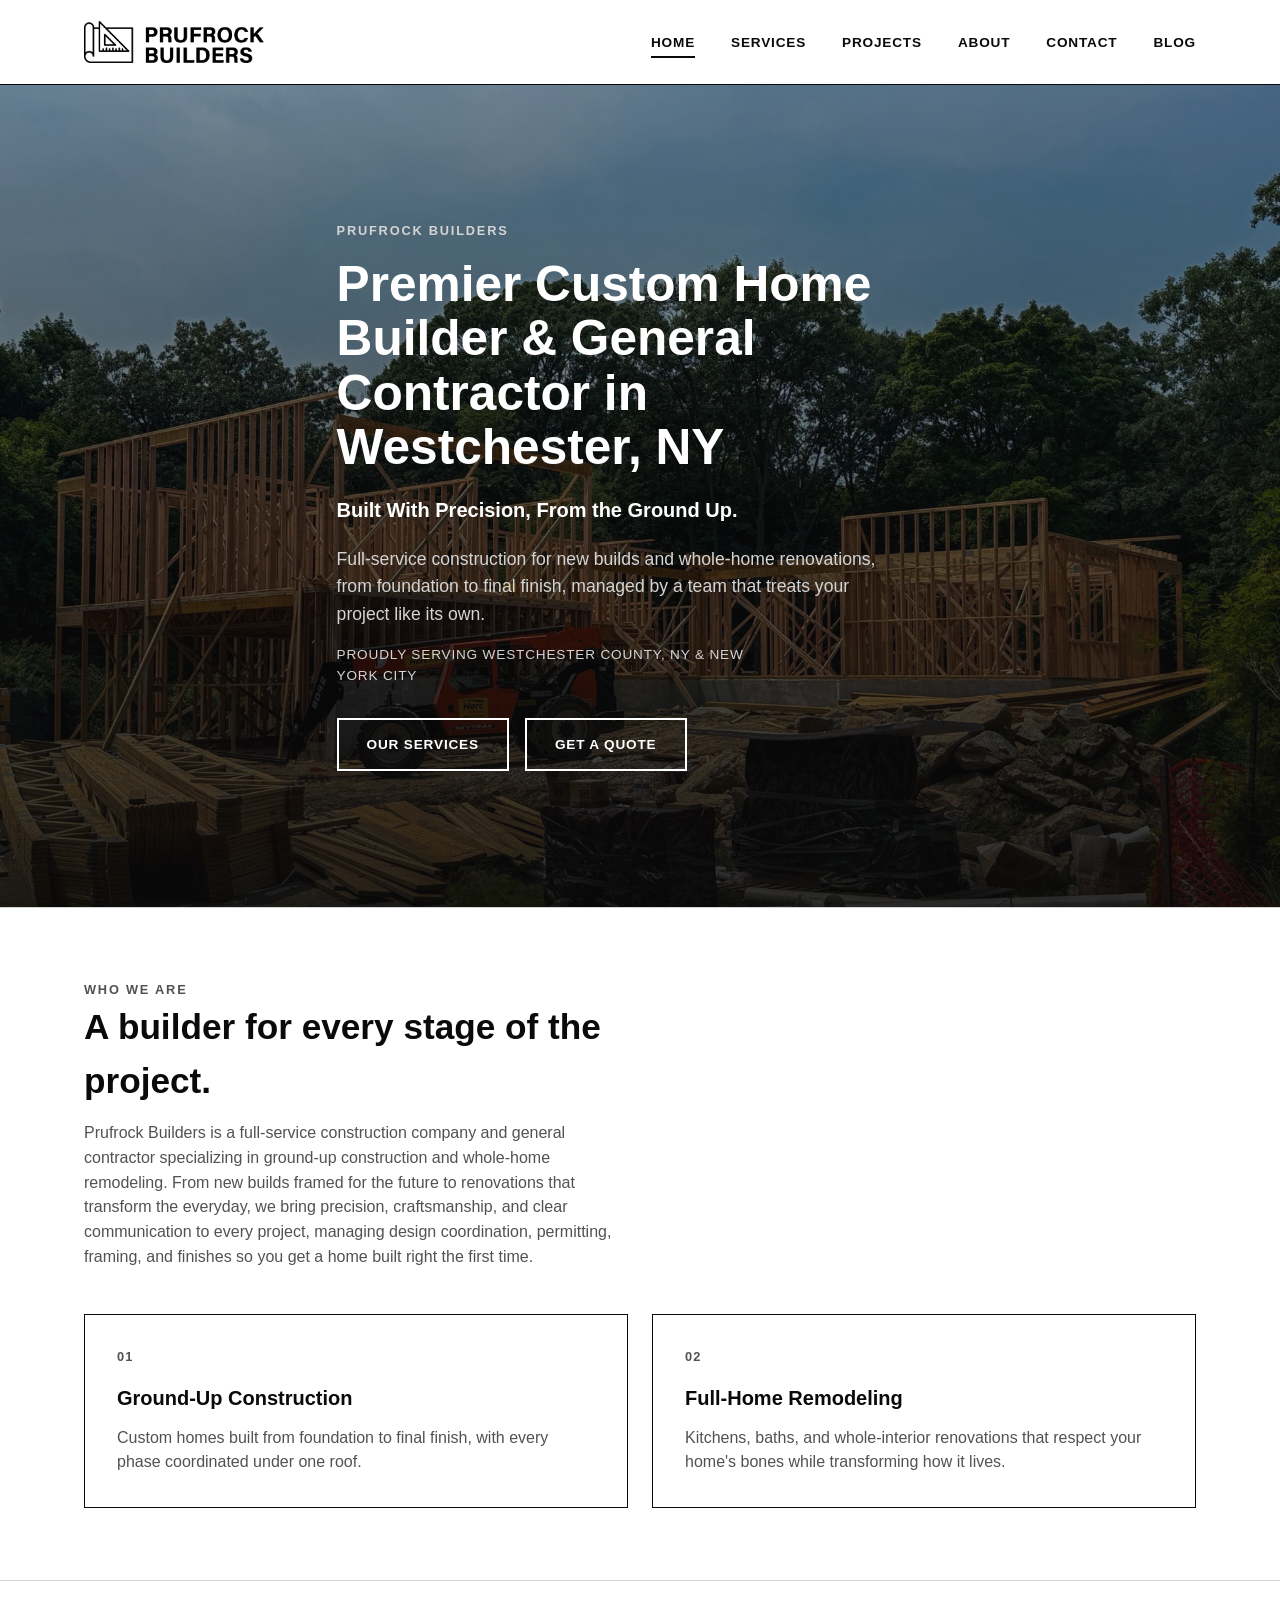
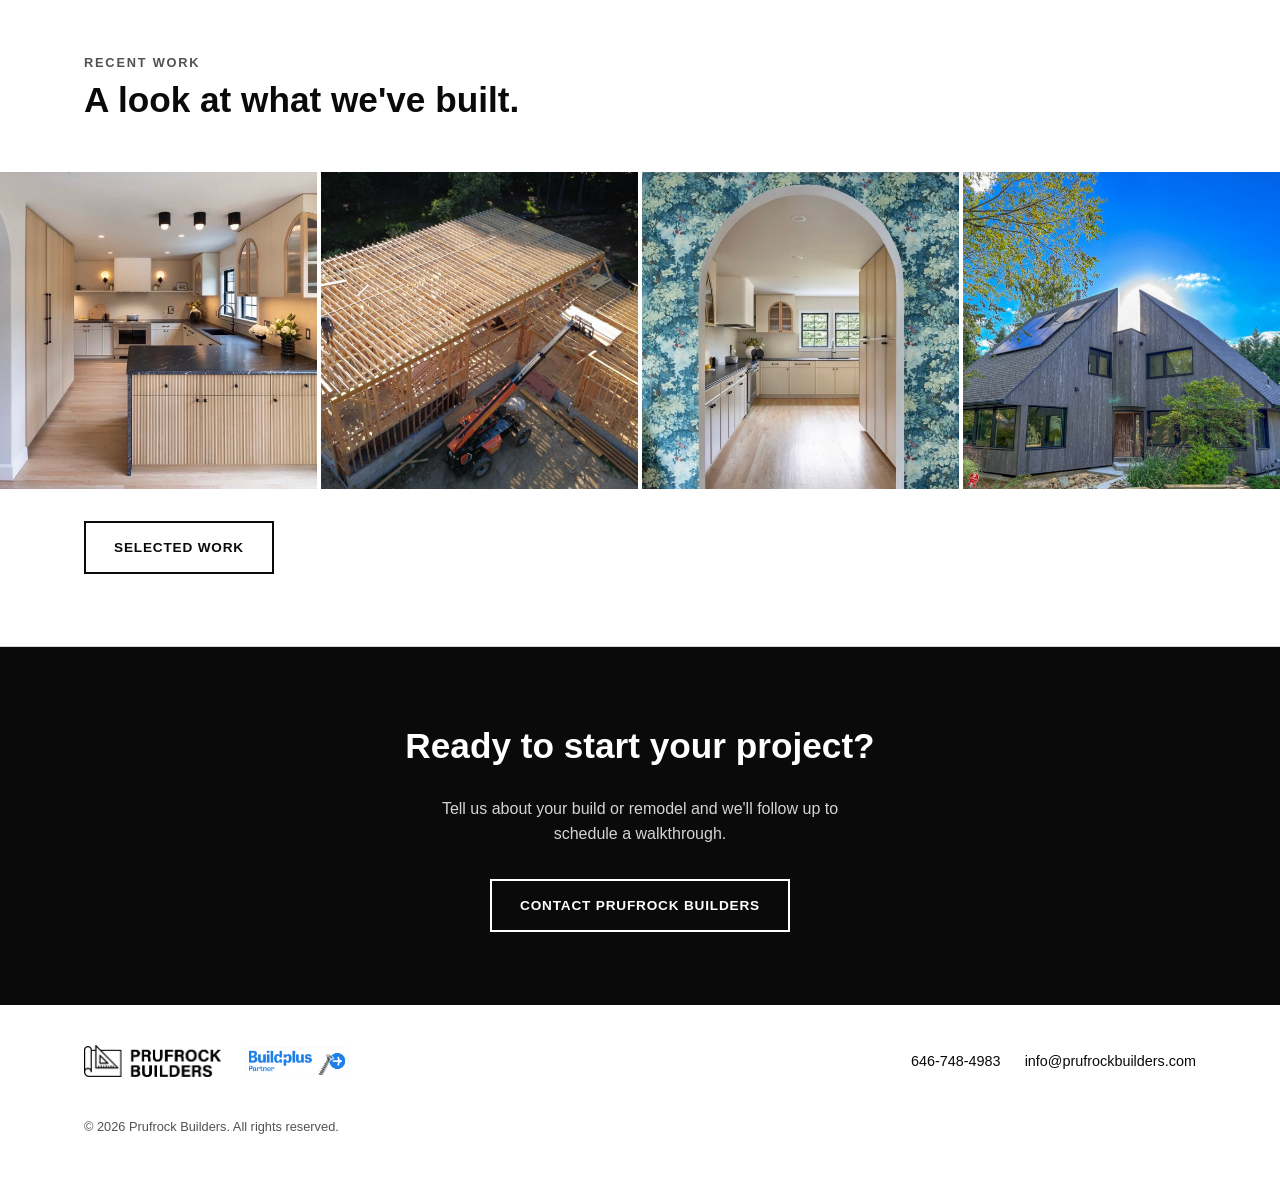
<file: index.html>
<!DOCTYPE html>
<html lang="en">
<head>
<meta charset="UTF-8" />
<meta name="viewport" content="width=device-width, initial-scale=1.0" />
<title>Prufrock Builders | Custom Home Builder &amp; Remodeler in Westchester, NY</title>
<meta name="description" content="Prufrock Builders is a full-service construction company serving Westchester County, NY and New York City, specializing in ground-up construction and whole-home remodeling." />
<link rel="canonical" href="https://prufrockbuilders.com/" />
<meta property="og:type" content="website" />
<meta property="og:site_name" content="Prufrock Builders" />
<meta property="og:title" content="Prufrock Builders | Custom Home Builder &amp; Remodeler in Westchester, NY" />
<meta property="og:description" content="Full-service construction serving Westchester County, NY and New York City: ground-up builds and whole-home remodeling." />
<meta property="og:url" content="https://prufrockbuilders.com/" />
<meta property="og:image" content="https://prufrockbuilders.com/images/og-share-image.jpg" />
<meta property="og:image:width" content="1200" />
<meta property="og:image:height" content="630" />
<meta name="twitter:card" content="summary_large_image" />
<meta name="twitter:title" content="Prufrock Builders | Custom Home Builder &amp; Remodeler in Westchester, NY" />
<meta name="twitter:description" content="Full-service construction serving Westchester County, NY and New York City: ground-up builds and whole-home remodeling." />
<meta name="twitter:image" content="https://prufrockbuilders.com/images/og-share-image.jpg" />
<meta name="theme-color" content="#0a0a0a" />
<link rel="icon" type="image/png" href="images/favicon-32.png" />
<link rel="apple-touch-icon" href="images/apple-touch-icon.png" />
<link rel="stylesheet" href="css/styles.css" />
<script type="application/ld+json">
{
  "@context": "https://schema.org",
  "@type": "GeneralContractor",
  "name": "Prufrock Builders",
  "url": "https://prufrockbuilders.com/",
  "logo": "https://prufrockbuilders.com/images/logo.png",
  "image": "https://prufrockbuilders.com/images/og-share-image.jpg",
  "description": "Full-service construction company specializing in ground-up construction and whole-home remodeling.",
  "telephone": "+1-646-748-4983",
  "email": "info@prufrockbuilders.com",
  "areaServed": [
    { "@type": "AdministrativeArea", "name": "Westchester County, NY" },
    { "@type": "City", "name": "New York City, NY" }
  ],
  "priceRange": "$$$",
  "sameAs": [
    "https://share.google/Et9ab2BypZ0layg5s",
    "https://share.google/Ufjrz8kw15ekmG0tK",
    "https://www.instagram.com/prufrockbuilders/"
  ]
}
</script>
</head>
<body>

<header class="site-header">
  <div class="wrap">
    <a class="brand" href="index.html">
      <img src="images/logo.png" alt="Prufrock Builders logo" />
    </a>
    <button class="nav-toggle" aria-label="Toggle navigation" aria-expanded="false">
      <span></span><span></span><span></span>
    </button>
    <nav class="main-nav">
      <ul>
        <li><a href="index.html" aria-current="page">Home</a></li>
        <li><a href="services.html">Services</a></li>
        <li><a href="projects.html">Projects</a></li>
        <li><a href="about.html">About</a></li>
        <li><a href="contact.html">Contact</a></li>
        <li><a href="blog.html">Blog</a></li>
      </ul>
    </nav>
  </div>
</header>

<section class="hero">
  <div class="wrap">
    <p class="eyebrow">Prufrock Builders</p>
    <h1>Premier Custom Home Builder &amp; General Contractor in Westchester, NY</h1>
    <p style="font-size: 1.25rem; font-weight: 700; color: #ffffff; margin: 0 0 20px;">Built With Precision, From the Ground Up.</p>
    <p>Full-service construction for new builds and whole-home renovations, from foundation to final finish, managed by a team that treats your project like its own.</p>
    <p style="font-size: 0.85rem; text-transform: uppercase; letter-spacing: 0.06em; color: var(--gray-300); margin: -16px 0 32px;">Proudly Serving Westchester County, NY &amp; New York City</p>
    <div class="btn-row">
      <a class="btn btn-secondary" href="services.html">Our Services</a>
      <a class="btn btn-secondary" href="contact.html">Get a Quote</a>
    </div>
  </div>
</section>

<section>
  <div class="wrap">
    <div class="section-head">
      <p class="eyebrow">Who We Are</p>
      <h2>A builder for every stage of the project.</h2>
      <p>Prufrock Builders is a full-service construction company and general contractor specializing in ground-up construction and whole-home remodeling. From new builds framed for the future to renovations that transform the everyday, we bring precision, craftsmanship, and clear communication to every project, managing design coordination, permitting, framing, and finishes so you get a home built right the first time.</p>
    </div>
    <div class="grid grid-2">
      <div class="card">
        <span class="num">01</span>
        <h3>Ground-Up Construction</h3>
        <p>Custom homes built from foundation to final finish, with every phase coordinated under one roof.</p>
      </div>
      <div class="card">
        <span class="num">02</span>
        <h3>Full-Home Remodeling</h3>
        <p>Kitchens, baths, and whole-interior renovations that respect your home's bones while transforming how it lives.</p>
      </div>
    </div>
  </div>
</section>

<section>
  <div class="wrap">
    <div class="section-head">
      <p class="eyebrow">Recent Work</p>
      <h2>A look at what we've built.</h2>
    </div>
  </div>
  <div class="strip">
    <div class="gallery-item">
      <img src="images/kitchen-island.jpg" alt="Remodeled kitchen with reeded wood island and black soapstone counters" loading="lazy" />
    </div>
    <div class="gallery-item">
      <img src="images/framing-truss-system.jpg" alt="Aerial view of roof framing and truss system under construction" loading="lazy" />
    </div>
    <div class="gallery-item">
      <img src="images/kitchen-archway.jpg" alt="Arched wallpapered entry into remodeled kitchen" loading="lazy" />
    </div>
    <div class="gallery-item">
      <img src="images/exterior-finished-weathered.jpg" alt="Finished custom home with weathered Accoya wood cladding and solar roof" loading="lazy" />
    </div>
  </div>
  <div class="wrap" style="margin-top: 32px;">
    <a class="btn btn-secondary" href="projects.html">Selected Work</a>
  </div>
</section>

<section class="cta-band">
  <div class="wrap">
    <h2>Ready to start your project?</h2>
    <p style="color: var(--gray-300); max-width: 50ch; margin: 0 auto 32px;">Tell us about your build or remodel and we'll follow up to schedule a walkthrough.</p>
    <a class="btn btn-secondary" href="contact.html">Contact Prufrock Builders</a>
  </div>
</section>

<footer class="site-footer">
  <div class="wrap">
    <a class="brand" href="index.html">
      <img src="images/logo.png" alt="Prufrock Builders logo" />
    </a>
    <a class="partner-badge" href="https://buildplus.app/" target="_blank" rel="noopener noreferrer">
      <img src="images/buildplus-partner-badge.png" alt="Buildplus Partner" />
    </a>
    <ul class="footer-links">
      <li><a href="tel:6467484983">646-748-4983</a></li>
      <li><a href="mailto:info@prufrockbuilders.com">info@prufrockbuilders.com</a></li>
    </ul>
    <p class="copyright">&copy; 2026 Prufrock Builders. All rights reserved.</p>
  </div>
</footer>

<script src="js/main.js"></script>
</body>
</html>
</file>
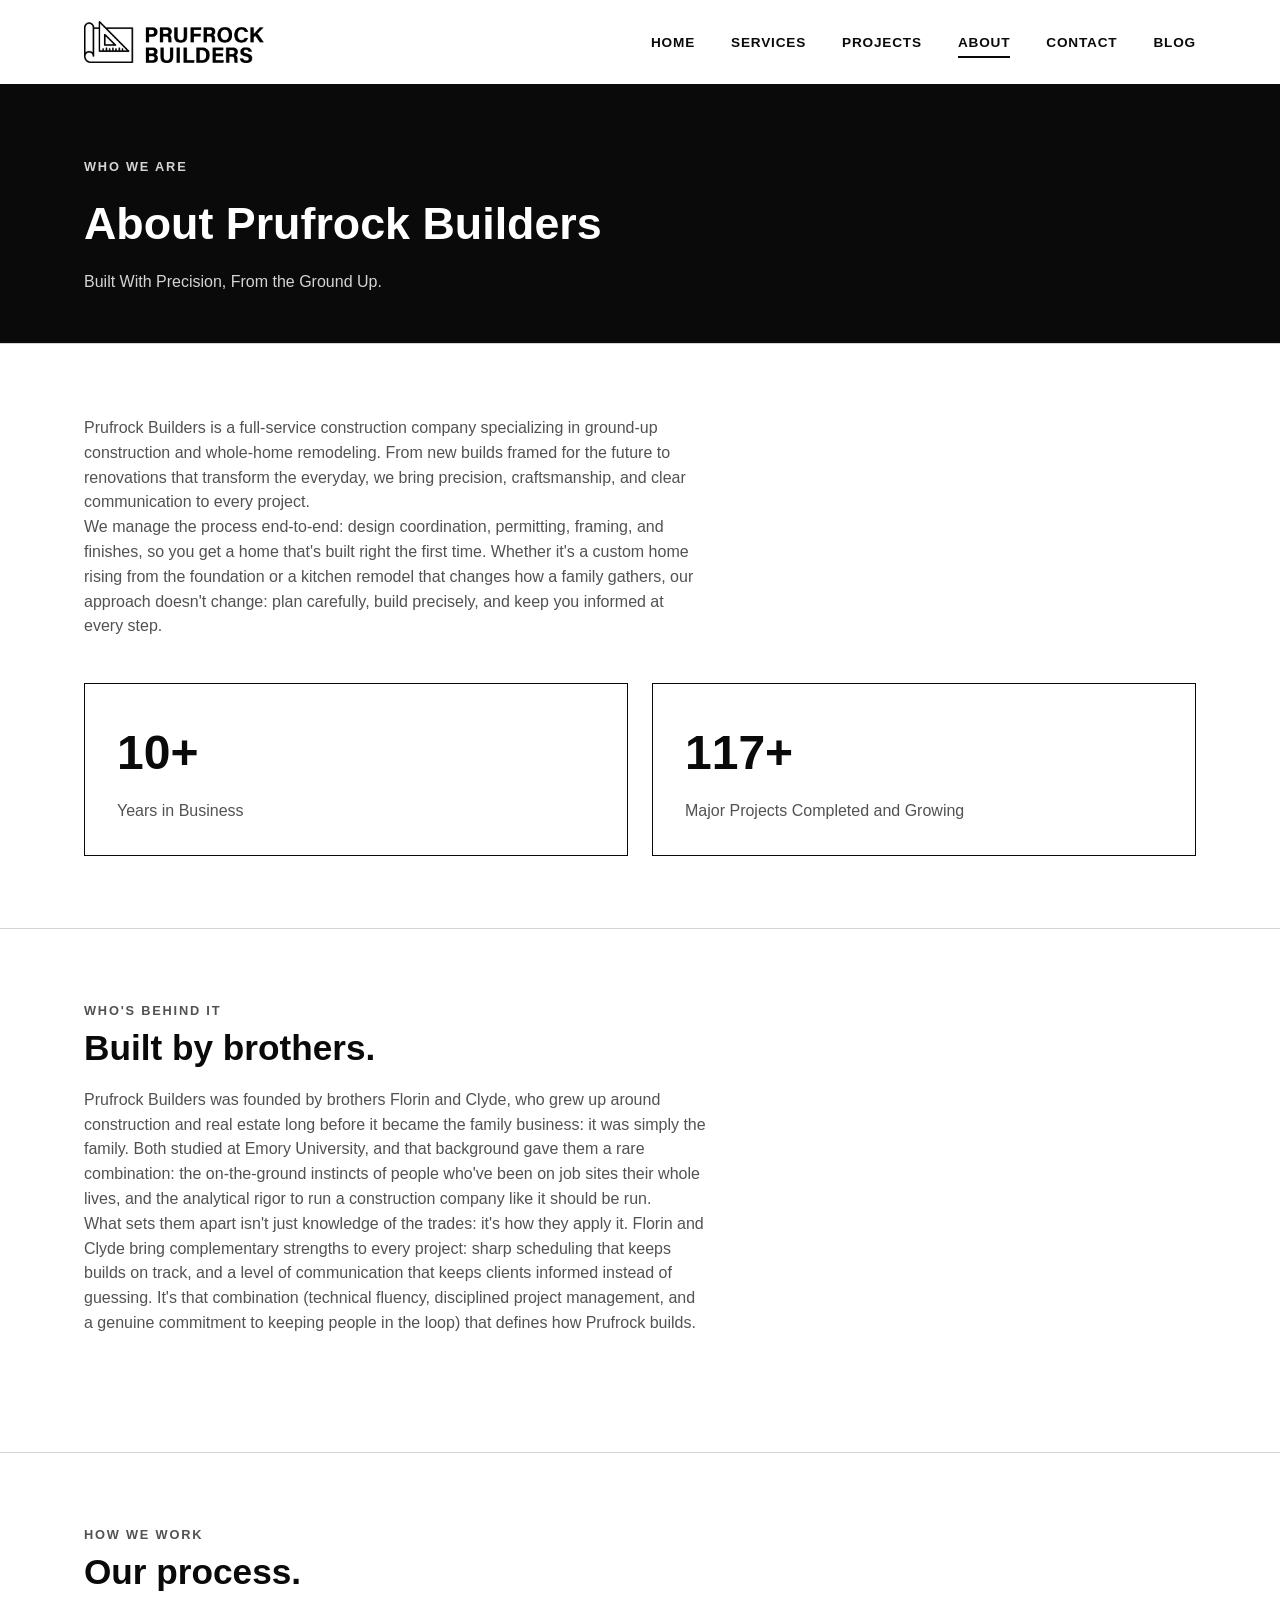
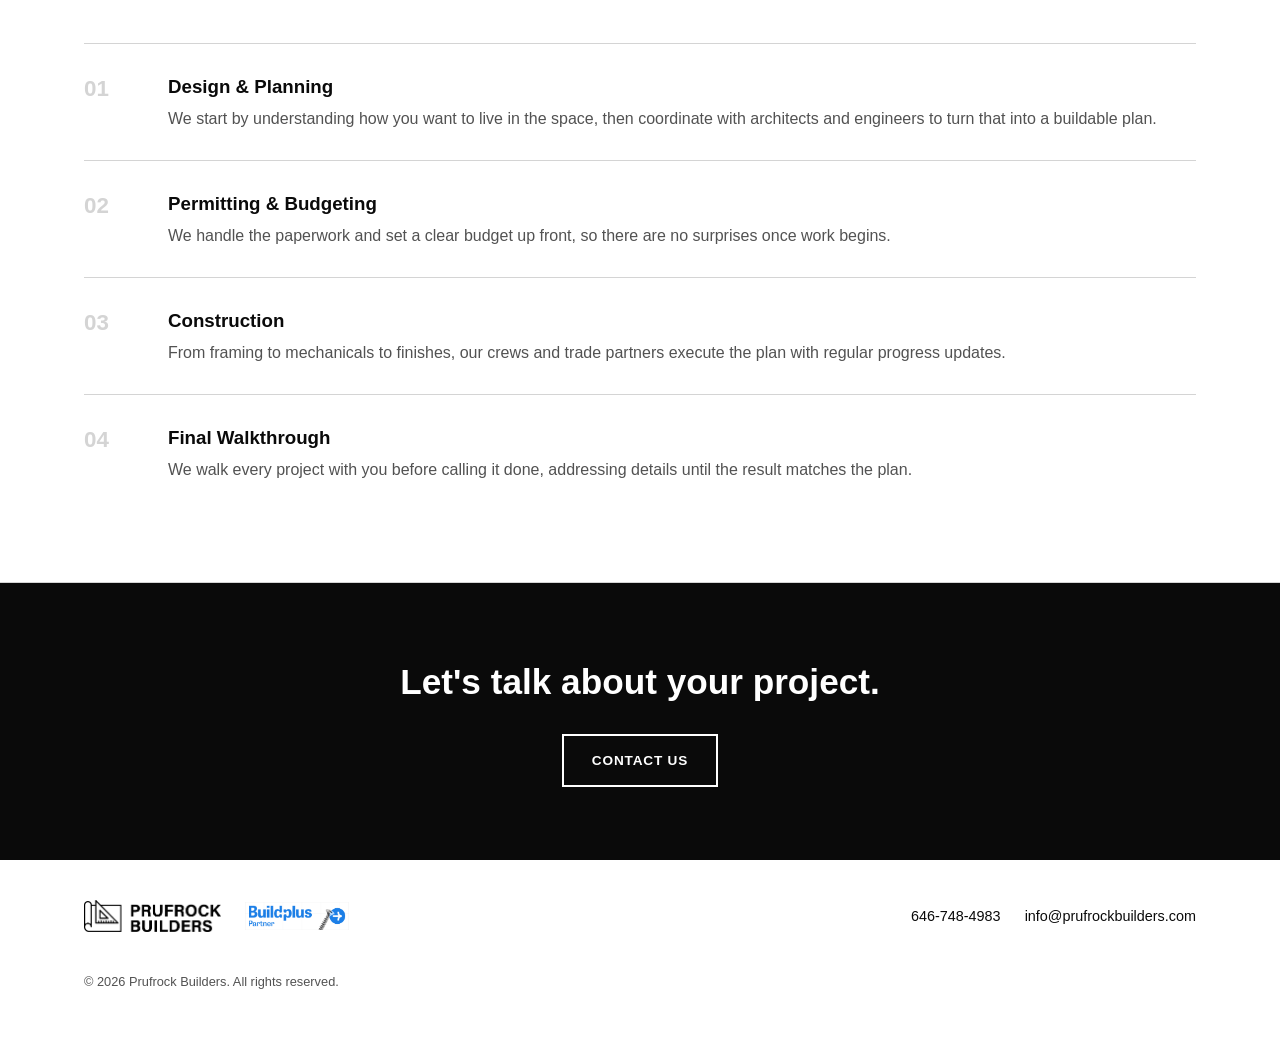
<file: about.html>
<!DOCTYPE html>
<html lang="en">
<head>
<meta charset="UTF-8" />
<meta name="viewport" content="width=device-width, initial-scale=1.0" />
<title>About Us | Prufrock Builders | Westchester County, NY</title>
<meta name="description" content="Meet the team behind Prufrock Builders, a Westchester, NY based construction company with 10+ years in business and 117+ completed projects." />
<link rel="canonical" href="https://prufrockbuilders.com/about.html" />
<meta property="og:type" content="website" />
<meta property="og:site_name" content="Prufrock Builders" />
<meta property="og:title" content="About Us | Prufrock Builders | Westchester County, NY" />
<meta property="og:description" content="Meet the team behind Prufrock Builders, a Westchester, NY based construction company with 10+ years in business and 117+ completed projects." />
<meta property="og:url" content="https://prufrockbuilders.com/about.html" />
<meta property="og:image" content="https://prufrockbuilders.com/images/logo.png" />
<meta name="twitter:card" content="summary_large_image" />
<meta name="twitter:title" content="About Us | Prufrock Builders | Westchester County, NY" />
<meta name="twitter:description" content="Meet the team behind Prufrock Builders, a Westchester, NY based construction company with 10+ years in business and 117+ completed projects." />
<meta name="twitter:image" content="https://prufrockbuilders.com/images/logo.png" />
<meta name="theme-color" content="#0a0a0a" />
<link rel="icon" type="image/png" href="images/favicon-32.png" />
<link rel="apple-touch-icon" href="images/apple-touch-icon.png" />
<link rel="stylesheet" href="css/styles.css" />
</head>
<body>

<header class="site-header">
  <div class="wrap">
    <a class="brand" href="index.html">
      <img src="images/logo.png" alt="Prufrock Builders logo" />
    </a>
    <button class="nav-toggle" aria-label="Toggle navigation" aria-expanded="false">
      <span></span><span></span><span></span>
    </button>
    <nav class="main-nav">
      <ul>
        <li><a href="index.html">Home</a></li>
        <li><a href="services.html">Services</a></li>
        <li><a href="projects.html">Projects</a></li>
        <li><a href="about.html" aria-current="page">About</a></li>
        <li><a href="contact.html">Contact</a></li>
        <li><a href="blog.html">Blog</a></li>
      </ul>
    </nav>
  </div>
</header>

<section class="page-header">
  <div class="wrap">
    <p class="eyebrow">Who We Are</p>
    <h1>About Prufrock Builders</h1>
    <p>Built With Precision, From the Ground Up.</p>
  </div>
</section>

<section>
  <div class="wrap">
    <div class="section-head" style="max-width: 70ch;">
      <p>Prufrock Builders is a full-service construction company specializing in ground-up construction and whole-home remodeling. From new builds framed for the future to renovations that transform the everyday, we bring precision, craftsmanship, and clear communication to every project.</p>
      <p>We manage the process end-to-end: design coordination, permitting, framing, and finishes, so you get a home that's built right the first time. Whether it's a custom home rising from the foundation or a kitchen remodel that changes how a family gathers, our approach doesn't change: plan carefully, build precisely, and keep you informed at every step.</p>
    </div>
    <div class="grid grid-2">
      <div class="card">
        <h3 style="font-size: 3rem; margin: 0 0 8px;">10+</h3>
        <p>Years in Business</p>
      </div>
      <div class="card">
        <h3 style="font-size: 3rem; margin: 0 0 8px;">117+</h3>
        <p>Major Projects Completed and Growing</p>
      </div>
    </div>
  </div>
</section>

<section>
  <div class="wrap">
    <div class="section-head" style="max-width: 70ch;">
      <p class="eyebrow">Who's Behind It</p>
      <h2>Built by brothers.</h2>
      <p>Prufrock Builders was founded by brothers Florin and Clyde, who grew up around construction and real estate long before it became the family business: it was simply the family. Both studied at Emory University, and that background gave them a rare combination: the on-the-ground instincts of people who've been on job sites their whole lives, and the analytical rigor to run a construction company like it should be run.</p>
      <p>What sets them apart isn't just knowledge of the trades: it's how they apply it. Florin and Clyde bring complementary strengths to every project: sharp scheduling that keeps builds on track, and a level of communication that keeps clients informed instead of guessing. It's that combination (technical fluency, disciplined project management, and a genuine commitment to keeping people in the loop) that defines how Prufrock builds.</p>
    </div>
  </div>
</section>

<section>
  <div class="wrap">
    <div class="section-head">
      <p class="eyebrow">How We Work</p>
      <h2>Our process.</h2>
    </div>
    <ol class="process">
      <li>
        <div>
          <h3>Design &amp; Planning</h3>
          <p>We start by understanding how you want to live in the space, then coordinate with architects and engineers to turn that into a buildable plan.</p>
        </div>
      </li>
      <li>
        <div>
          <h3>Permitting &amp; Budgeting</h3>
          <p>We handle the paperwork and set a clear budget up front, so there are no surprises once work begins.</p>
        </div>
      </li>
      <li>
        <div>
          <h3>Construction</h3>
          <p>From framing to mechanicals to finishes, our crews and trade partners execute the plan with regular progress updates.</p>
        </div>
      </li>
      <li>
        <div>
          <h3>Final Walkthrough</h3>
          <p>We walk every project with you before calling it done, addressing details until the result matches the plan.</p>
        </div>
      </li>
    </ol>
  </div>
</section>

<section class="cta-band">
  <div class="wrap">
    <h2>Let's talk about your project.</h2>
    <a class="btn btn-secondary" href="contact.html">Contact Us</a>
  </div>
</section>

<footer class="site-footer">
  <div class="wrap">
    <a class="brand" href="index.html">
      <img src="images/logo.png" alt="Prufrock Builders logo" />
    </a>
    <a class="partner-badge" href="https://buildplus.app/" target="_blank" rel="noopener noreferrer">
      <img src="images/buildplus-partner-badge.png" alt="Buildplus Partner" />
    </a>
    <ul class="footer-links">
      <li><a href="tel:6467484983">646-748-4983</a></li>
      <li><a href="mailto:info@prufrockbuilders.com">info@prufrockbuilders.com</a></li>
    </ul>
    <p class="copyright">&copy; 2026 Prufrock Builders. All rights reserved.</p>
  </div>
</footer>

<script src="js/main.js"></script>
</body>
</html>
</file>
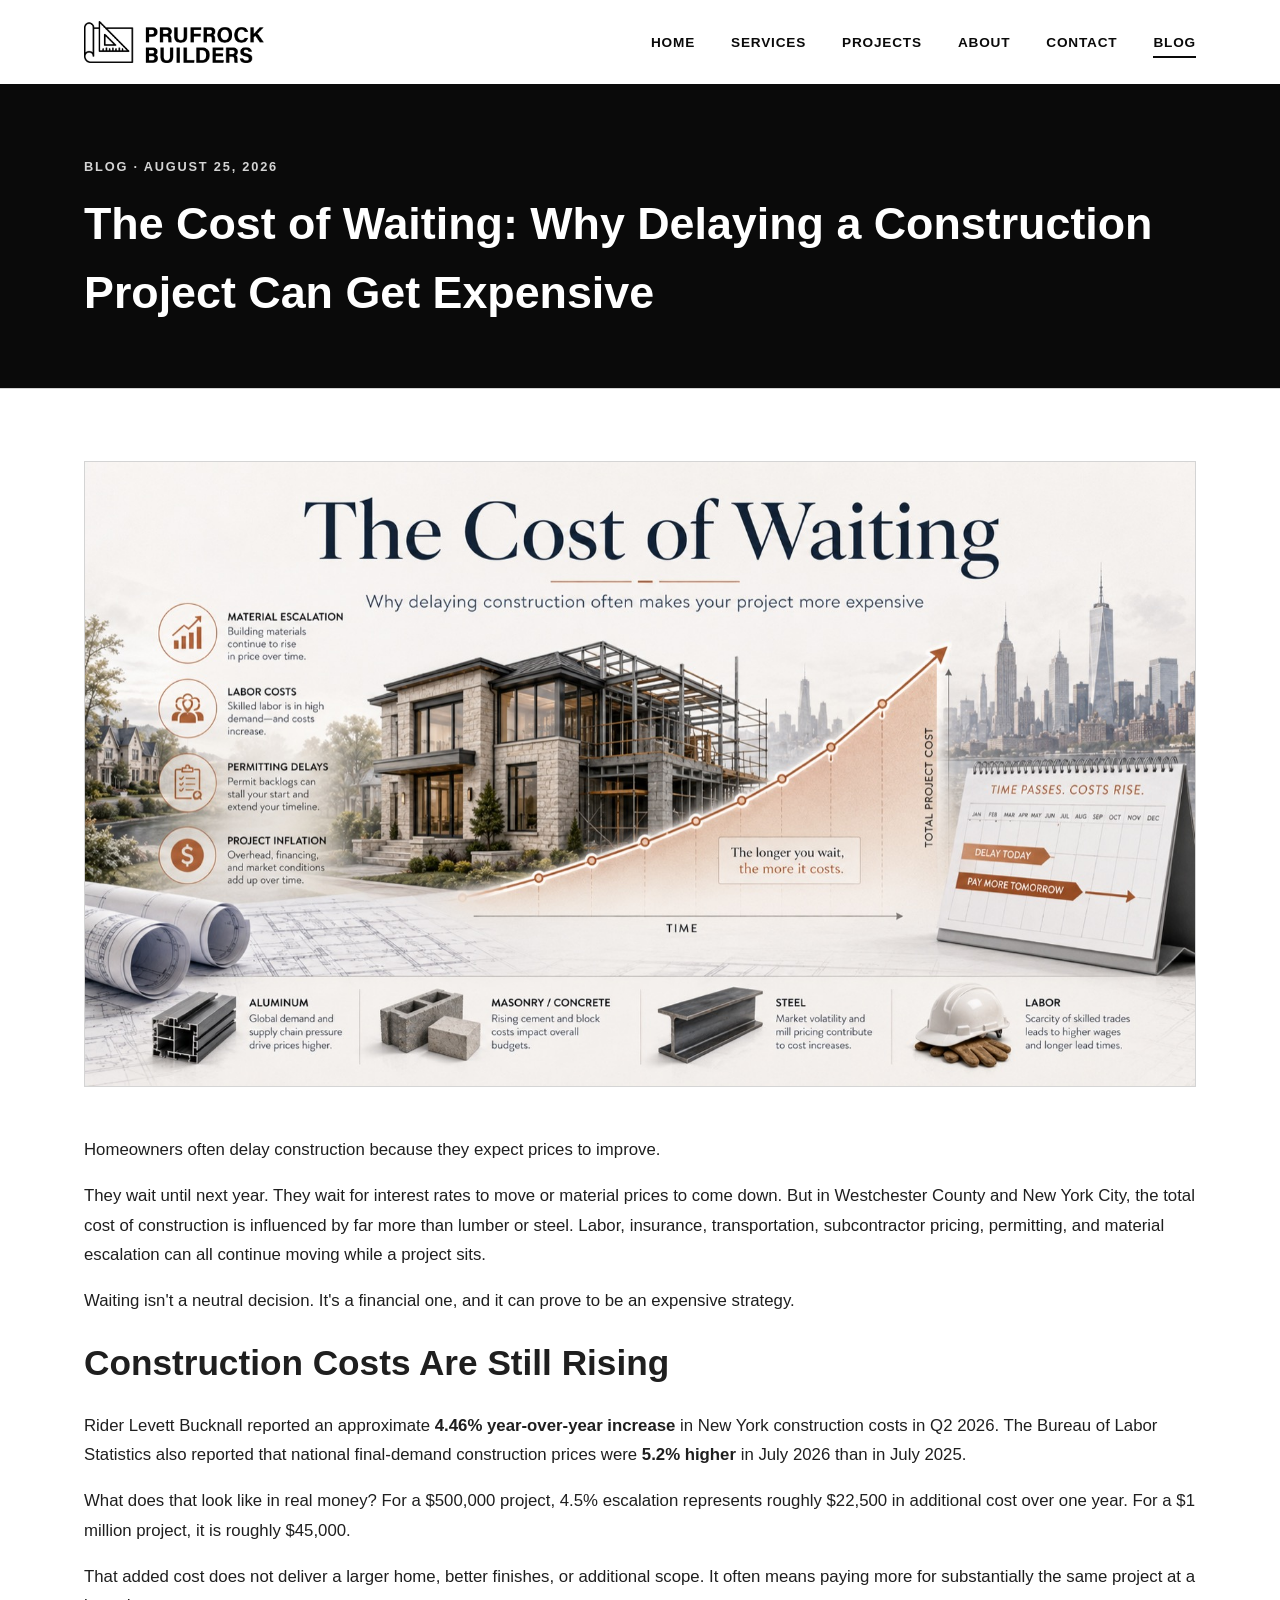
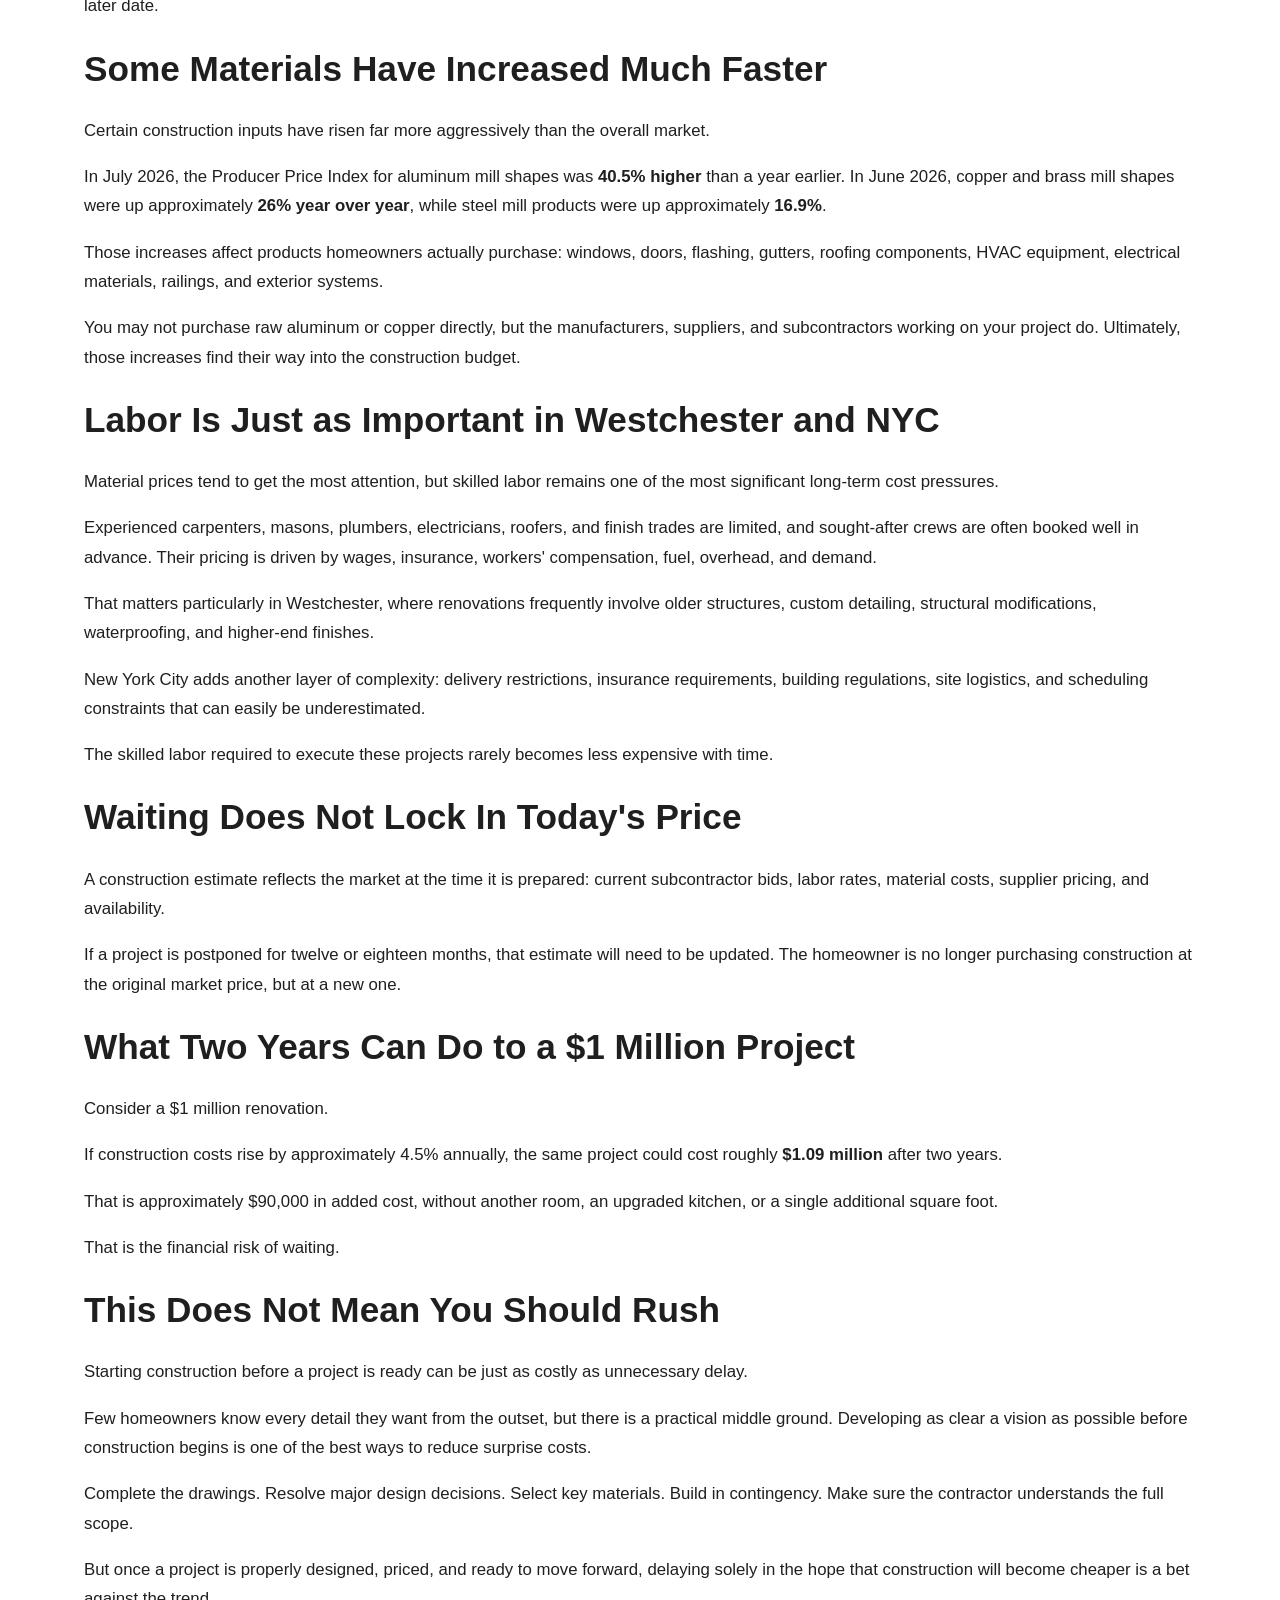
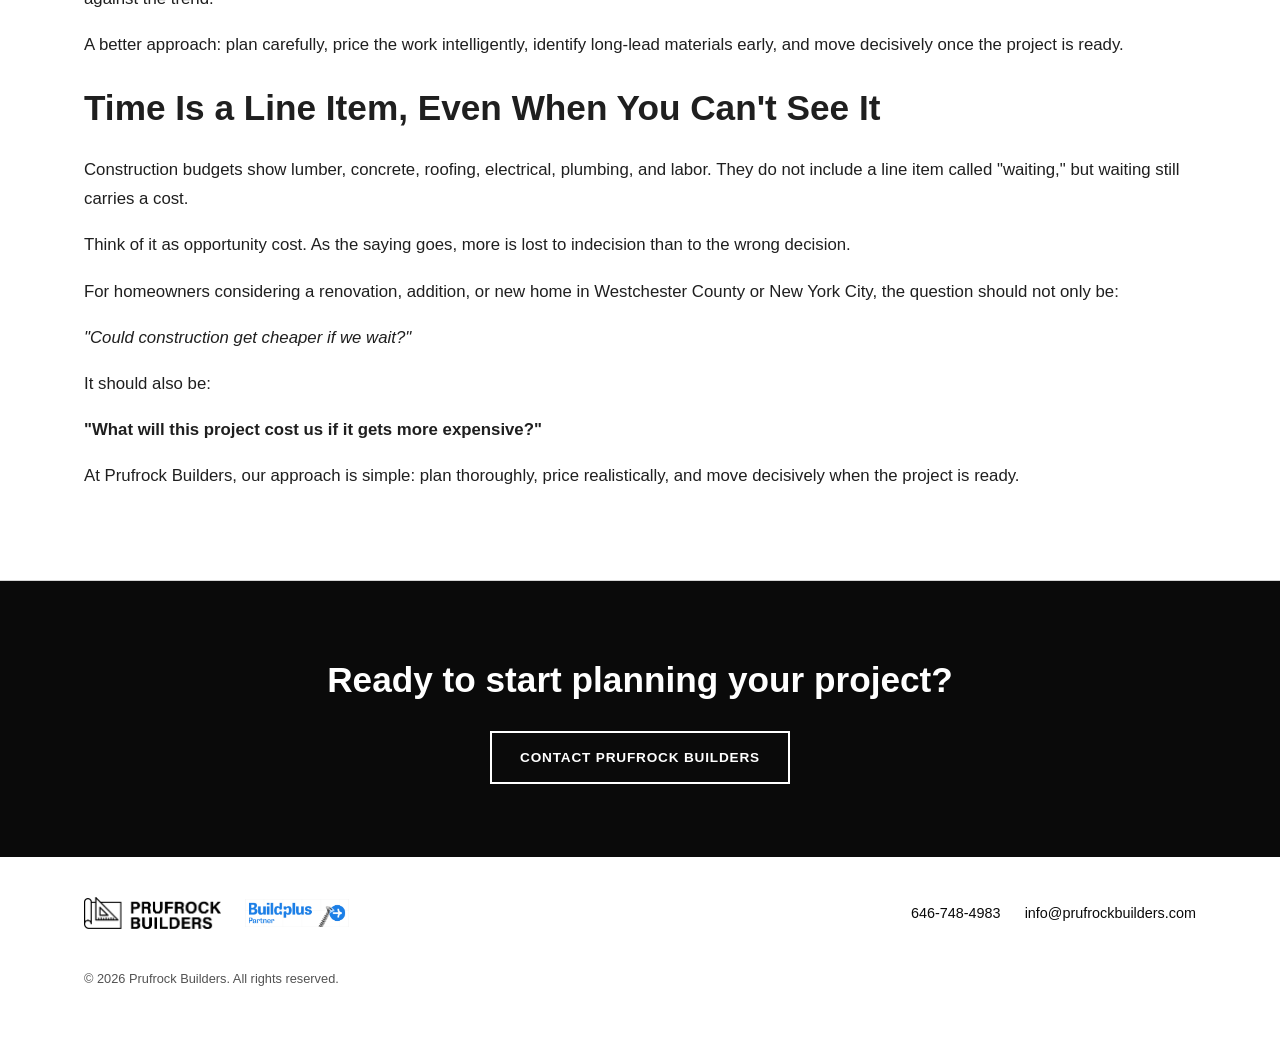
<file: blog-cost-of-waiting.html>
<!DOCTYPE html>
<html lang="en">
<head>
<meta charset="UTF-8" />
<meta name="viewport" content="width=device-width, initial-scale=1.0" />
<title>The Cost of Waiting: Why Delaying Construction Can Get Expensive | Prufrock Builders</title>
<meta name="description" content="Delaying a renovation or new construction project in Westchester County and New York City can cost far more than starting now. A look at construction inflation, material pricing, and labor trends." />
<link rel="canonical" href="https://prufrockbuilders.com/blog-cost-of-waiting.html" />
<meta property="og:type" content="article" />
<meta property="og:site_name" content="Prufrock Builders" />
<meta property="og:title" content="The Cost of Waiting: Why Delaying a Construction Project Can Get Expensive" />
<meta property="og:description" content="Delaying a renovation or new construction project in Westchester County and New York City can cost far more than starting now." />
<meta property="og:url" content="https://prufrockbuilders.com/blog-cost-of-waiting.html" />
<meta property="og:image" content="https://prufrockbuilders.com/images/blog-cost-of-waiting-hero.jpg" />
<meta name="twitter:card" content="summary_large_image" />
<meta name="twitter:title" content="The Cost of Waiting: Why Delaying a Construction Project Can Get Expensive" />
<meta name="twitter:description" content="Delaying a renovation or new construction project in Westchester County and New York City can cost far more than starting now." />
<meta name="twitter:image" content="https://prufrockbuilders.com/images/blog-cost-of-waiting-hero.jpg" />
<meta name="theme-color" content="#0a0a0a" />
<link rel="icon" type="image/png" href="images/favicon-32.png" />
<link rel="apple-touch-icon" href="images/apple-touch-icon.png" />
<link rel="stylesheet" href="css/styles.css" />
<script type="application/ld+json">
{
  "@context": "https://schema.org",
  "@type": "BlogPosting",
  "headline": "The Cost of Waiting: Why Delaying a Construction Project Can Get Expensive",
  "description": "Delaying a renovation or new construction project in Westchester County and New York City can cost far more than starting now.",
  "image": "https://prufrockbuilders.com/images/blog-cost-of-waiting-hero.jpg",
  "author": { "@type": "Organization", "name": "Prufrock Builders" },
  "publisher": {
    "@type": "Organization",
    "name": "Prufrock Builders",
    "logo": { "@type": "ImageObject", "url": "https://prufrockbuilders.com/images/logo.png" }
  },
  "datePublished": "2026-08-25",
  "mainEntityOfPage": "https://prufrockbuilders.com/blog-cost-of-waiting.html"
}
</script>
</head>
<body>

<header class="site-header">
  <div class="wrap">
    <a class="brand" href="index.html">
      <img src="images/logo.png" alt="Prufrock Builders logo" />
    </a>
    <button class="nav-toggle" aria-label="Toggle navigation" aria-expanded="false">
      <span></span><span></span><span></span>
    </button>
    <nav class="main-nav">
      <ul>
        <li><a href="index.html">Home</a></li>
        <li><a href="services.html">Services</a></li>
        <li><a href="projects.html">Projects</a></li>
        <li><a href="about.html">About</a></li>
        <li><a href="contact.html">Contact</a></li>
        <li><a href="blog.html" aria-current="page">Blog</a></li>
      </ul>
    </nav>
  </div>
</header>

<section class="page-header">
  <div class="wrap">
    <p class="eyebrow">Blog &middot; August 25, 2026</p>
    <h1>The Cost of Waiting: Why Delaying a Construction Project Can Get Expensive</h1>
  </div>
</section>

<section>
  <div class="wrap">
    <img src="images/blog-cost-of-waiting-hero.jpg" alt="Infographic: The Cost of Waiting, showing rising construction costs over time from material escalation, labor costs, and permitting delays" style="width: 100%; height: auto; margin-bottom: 48px; border: 1px solid var(--gray-300);" />

    <article style="max-width: 100%; color: var(--gray-800); line-height: 1.75; font-size: 1.05rem;">
      <p>Homeowners often delay construction because they expect prices to improve.</p>
      <p>They wait until next year. They wait for interest rates to move or material prices to come down. But in Westchester County and New York City, the total cost of construction is influenced by far more than lumber or steel. Labor, insurance, transportation, subcontractor pricing, permitting, and material escalation can all continue moving while a project sits.</p>
      <p>Waiting isn't a neutral decision. It's a financial one, and it can prove to be an expensive strategy.</p>

      <h2>Construction Costs Are Still Rising</h2>
      <p>Rider Levett Bucknall reported an approximate <strong>4.46% year-over-year increase</strong> in New York construction costs in Q2 2026. The Bureau of Labor Statistics also reported that national final-demand construction prices were <strong>5.2% higher</strong> in July 2026 than in July 2025.</p>
      <p>What does that look like in real money? For a $500,000 project, 4.5% escalation represents roughly $22,500 in additional cost over one year. For a $1 million project, it is roughly $45,000.</p>
      <p>That added cost does not deliver a larger home, better finishes, or additional scope. It often means paying more for substantially the same project at a later date.</p>

      <h2>Some Materials Have Increased Much Faster</h2>
      <p>Certain construction inputs have risen far more aggressively than the overall market.</p>
      <p>In July 2026, the Producer Price Index for aluminum mill shapes was <strong>40.5% higher</strong> than a year earlier. In June 2026, copper and brass mill shapes were up approximately <strong>26% year over year</strong>, while steel mill products were up approximately <strong>16.9%</strong>.</p>
      <p>Those increases affect products homeowners actually purchase: windows, doors, flashing, gutters, roofing components, HVAC equipment, electrical materials, railings, and exterior systems.</p>
      <p>You may not purchase raw aluminum or copper directly, but the manufacturers, suppliers, and subcontractors working on your project do. Ultimately, those increases find their way into the construction budget.</p>

      <h2>Labor Is Just as Important in Westchester and NYC</h2>
      <p>Material prices tend to get the most attention, but skilled labor remains one of the most significant long-term cost pressures.</p>
      <p>Experienced carpenters, masons, plumbers, electricians, roofers, and finish trades are limited, and sought-after crews are often booked well in advance. Their pricing is driven by wages, insurance, workers' compensation, fuel, overhead, and demand.</p>
      <p>That matters particularly in Westchester, where renovations frequently involve older structures, custom detailing, structural modifications, waterproofing, and higher-end finishes.</p>
      <p>New York City adds another layer of complexity: delivery restrictions, insurance requirements, building regulations, site logistics, and scheduling constraints that can easily be underestimated.</p>
      <p>The skilled labor required to execute these projects rarely becomes less expensive with time.</p>

      <h2>Waiting Does Not Lock In Today's Price</h2>
      <p>A construction estimate reflects the market at the time it is prepared: current subcontractor bids, labor rates, material costs, supplier pricing, and availability.</p>
      <p>If a project is postponed for twelve or eighteen months, that estimate will need to be updated. The homeowner is no longer purchasing construction at the original market price, but at a new one.</p>

      <h2>What Two Years Can Do to a $1 Million Project</h2>
      <p>Consider a $1 million renovation.</p>
      <p>If construction costs rise by approximately 4.5% annually, the same project could cost roughly <strong>$1.09 million</strong> after two years.</p>
      <p>That is approximately $90,000 in added cost, without another room, an upgraded kitchen, or a single additional square foot.</p>
      <p>That is the financial risk of waiting.</p>

      <h2>This Does Not Mean You Should Rush</h2>
      <p>Starting construction before a project is ready can be just as costly as unnecessary delay.</p>
      <p>Few homeowners know every detail they want from the outset, but there is a practical middle ground. Developing as clear a vision as possible before construction begins is one of the best ways to reduce surprise costs.</p>
      <p>Complete the drawings. Resolve major design decisions. Select key materials. Build in contingency. Make sure the contractor understands the full scope.</p>
      <p>But once a project is properly designed, priced, and ready to move forward, delaying solely in the hope that construction will become cheaper is a bet against the trend.</p>
      <p>A better approach: plan carefully, price the work intelligently, identify long-lead materials early, and move decisively once the project is ready.</p>

      <h2>Time Is a Line Item, Even When You Can't See It</h2>
      <p>Construction budgets show lumber, concrete, roofing, electrical, plumbing, and labor. They do not include a line item called "waiting," but waiting still carries a cost.</p>
      <p>Think of it as opportunity cost. As the saying goes, more is lost to indecision than to the wrong decision.</p>
      <p>For homeowners considering a renovation, addition, or new home in Westchester County or New York City, the question should not only be:</p>
      <p><em>"Could construction get cheaper if we wait?"</em></p>
      <p>It should also be:</p>
      <p><strong>"What will this project cost us if it gets more expensive?"</strong></p>
      <p>At Prufrock Builders, our approach is simple: plan thoroughly, price realistically, and move decisively when the project is ready.</p>
    </article>
  </div>
</section>

<section class="cta-band">
  <div class="wrap">
    <h2>Ready to start planning your project?</h2>
    <a class="btn btn-secondary" href="contact.html">Contact Prufrock Builders</a>
  </div>
</section>

<footer class="site-footer">
  <div class="wrap">
    <a class="brand" href="index.html">
      <img src="images/logo.png" alt="Prufrock Builders logo" />
    </a>
    <a class="partner-badge" href="https://buildplus.app/" target="_blank" rel="noopener noreferrer">
      <img src="images/buildplus-partner-badge.png" alt="Buildplus Partner" />
    </a>
    <ul class="footer-links">
      <li><a href="tel:6467484983">646-748-4983</a></li>
      <li><a href="mailto:info@prufrockbuilders.com">info@prufrockbuilders.com</a></li>
    </ul>
    <p class="copyright">&copy; 2026 Prufrock Builders. All rights reserved.</p>
  </div>
</footer>

<script src="js/main.js"></script>
</body>
</html>
</file>
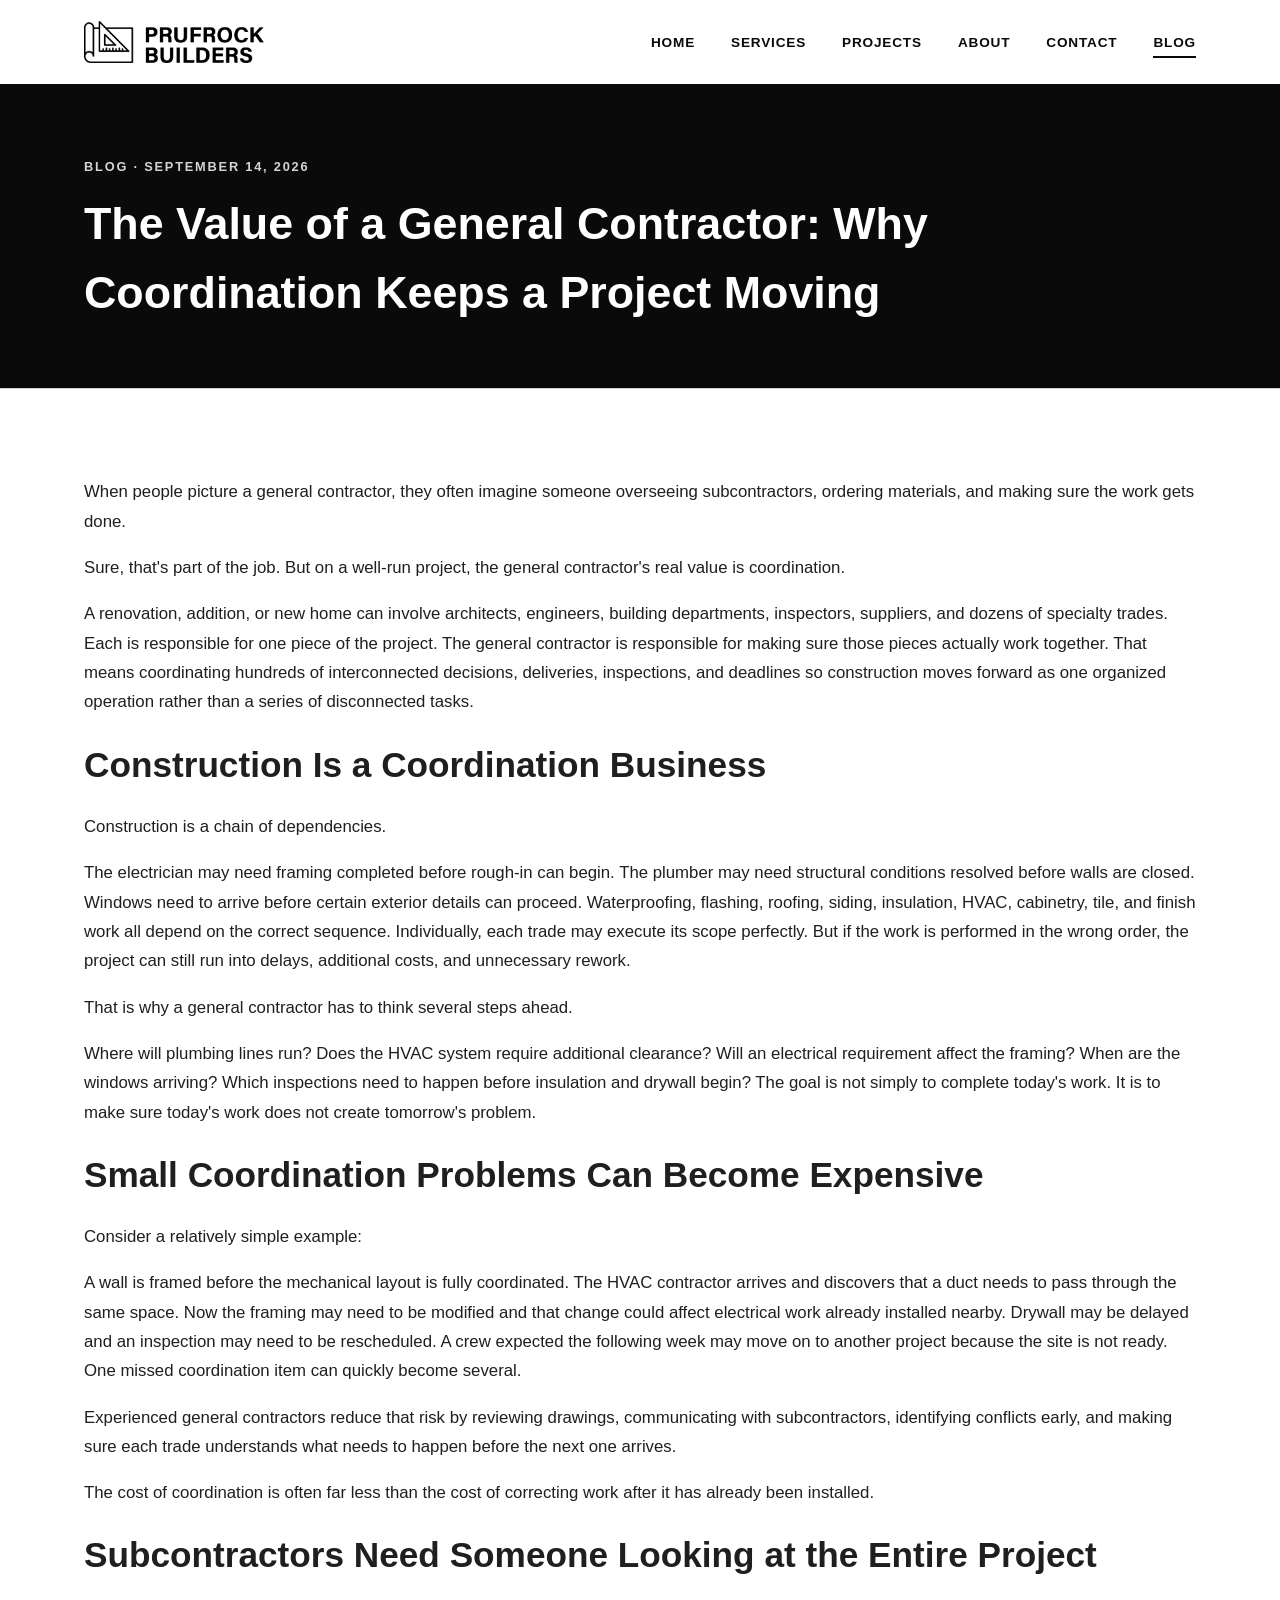
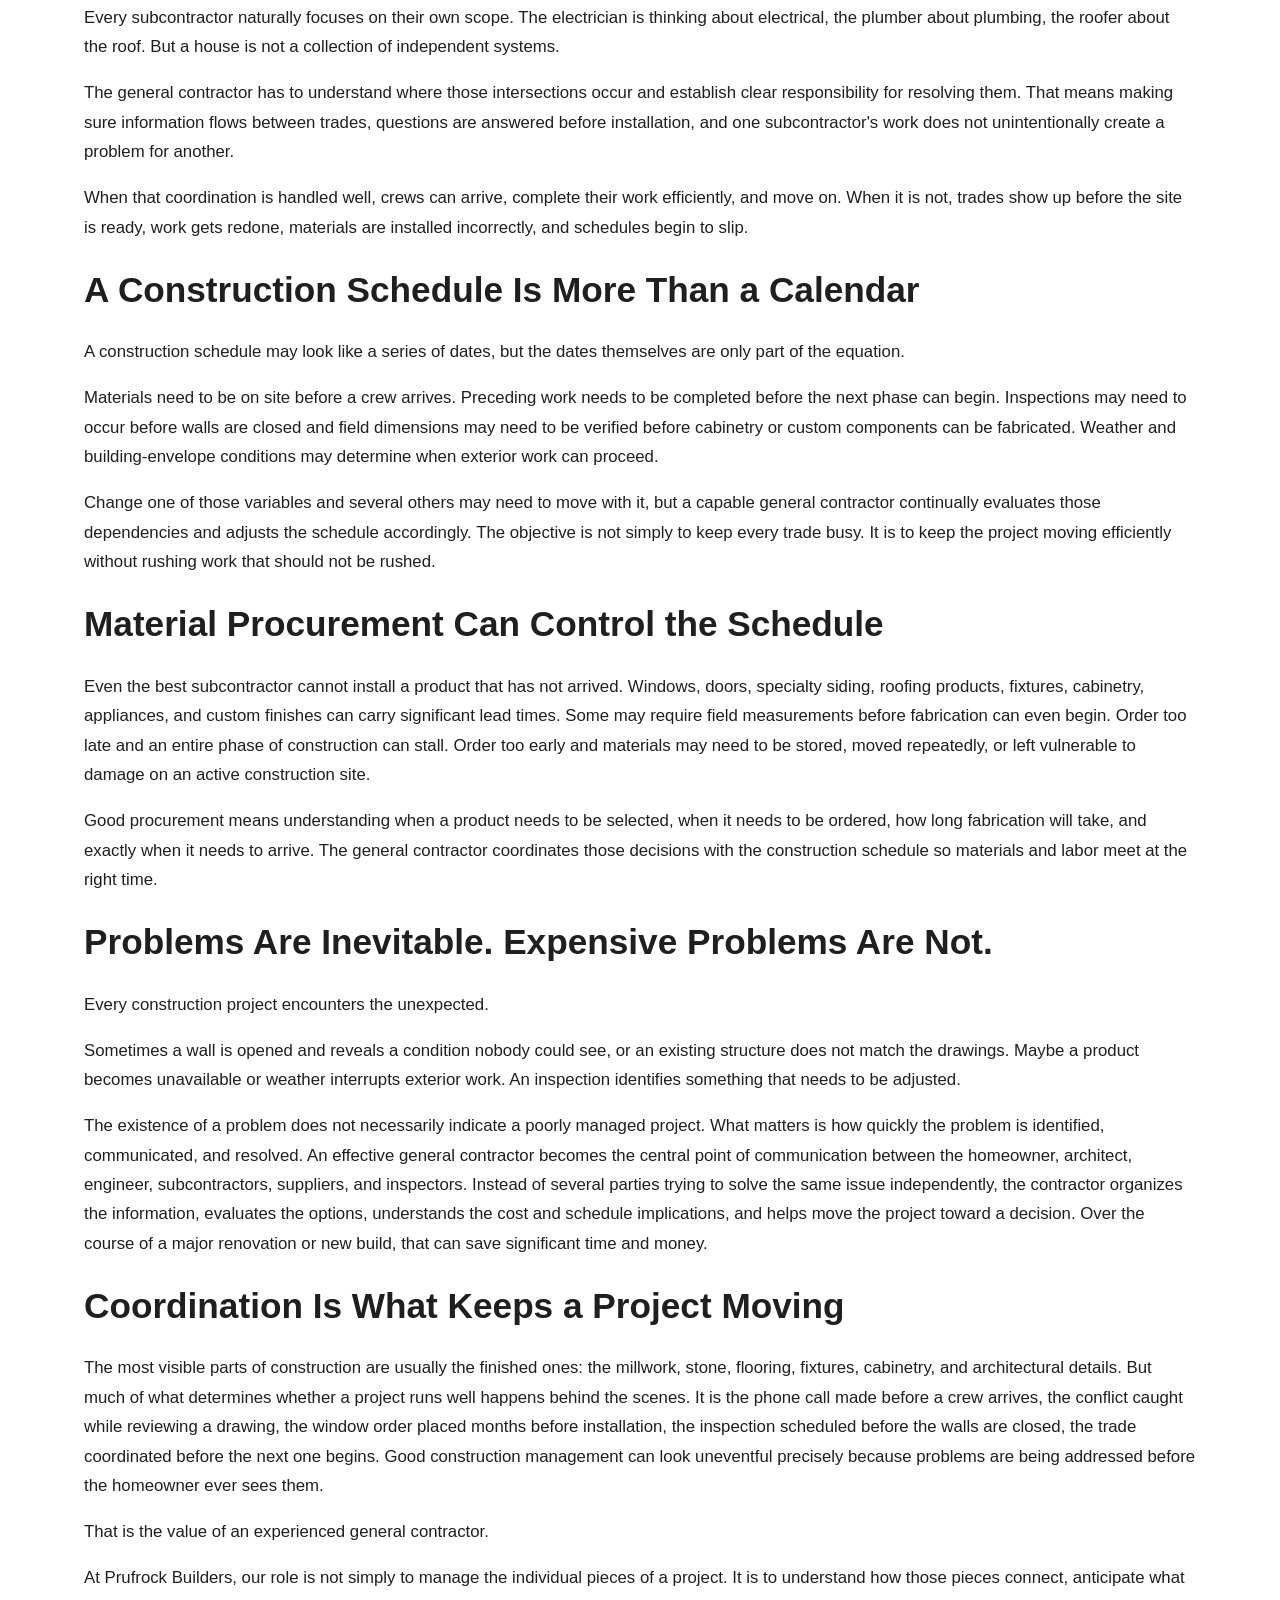
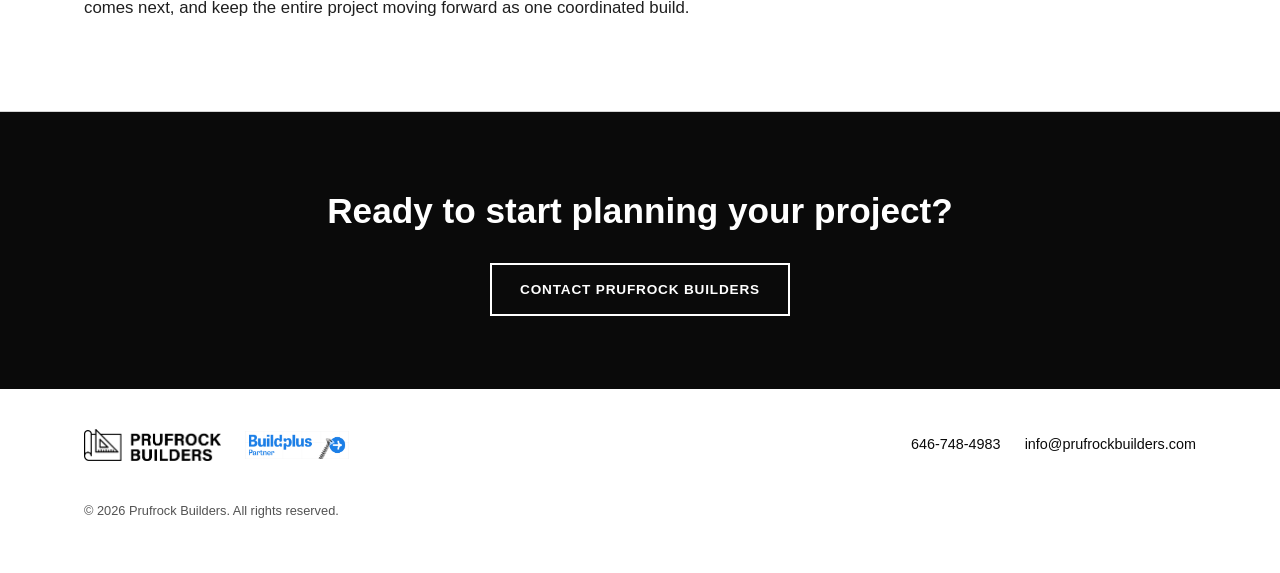
<file: blog-value-of-general-contractor.html>
<!DOCTYPE html>
<html lang="en">
<head>
<meta charset="UTF-8" />
<meta name="viewport" content="width=device-width, initial-scale=1.0" />
<title>The Value of a General Contractor: Why Coordination Matters | Prufrock Builders</title>
<meta name="description" content="A general contractor's real value is coordination: sequencing trades, managing procurement, and keeping a renovation or new build moving as one organized project instead of disconnected tasks." />
<link rel="canonical" href="https://prufrockbuilders.com/blog-value-of-general-contractor.html" />
<meta property="og:type" content="article" />
<meta property="og:site_name" content="Prufrock Builders" />
<meta property="og:title" content="The Value of a General Contractor: Why Coordination Keeps a Project Moving" />
<meta property="og:description" content="A general contractor's real value is coordination: sequencing trades, managing procurement, and keeping a project moving as one organized operation." />
<meta property="og:url" content="https://prufrockbuilders.com/blog-value-of-general-contractor.html" />
<meta property="og:image" content="https://prufrockbuilders.com/images/og-share-image.jpg" />
<meta name="twitter:card" content="summary_large_image" />
<meta name="twitter:title" content="The Value of a General Contractor: Why Coordination Keeps a Project Moving" />
<meta name="twitter:description" content="A general contractor's real value is coordination: sequencing trades, managing procurement, and keeping a project moving as one organized operation." />
<meta name="twitter:image" content="https://prufrockbuilders.com/images/og-share-image.jpg" />
<meta name="theme-color" content="#0a0a0a" />
<link rel="icon" type="image/png" href="images/favicon-32.png" />
<link rel="apple-touch-icon" href="images/apple-touch-icon.png" />
<link rel="stylesheet" href="css/styles.css" />
<script type="application/ld+json">
{
  "@context": "https://schema.org",
  "@type": "BlogPosting",
  "headline": "The Value of a General Contractor: Why Coordination Keeps a Project Moving",
  "description": "A general contractor's real value is coordination: sequencing trades, managing procurement, and keeping a project moving as one organized operation.",
  "image": "https://prufrockbuilders.com/images/og-share-image.jpg",
  "author": { "@type": "Organization", "name": "Prufrock Builders" },
  "publisher": {
    "@type": "Organization",
    "name": "Prufrock Builders",
    "logo": { "@type": "ImageObject", "url": "https://prufrockbuilders.com/images/logo.png" }
  },
  "datePublished": "2026-09-14",
  "mainEntityOfPage": "https://prufrockbuilders.com/blog-value-of-general-contractor.html"
}
</script>
</head>
<body>

<header class="site-header">
  <div class="wrap">
    <a class="brand" href="index.html">
      <img src="images/logo.png" alt="Prufrock Builders logo" />
    </a>
    <button class="nav-toggle" aria-label="Toggle navigation" aria-expanded="false">
      <span></span><span></span><span></span>
    </button>
    <nav class="main-nav">
      <ul>
        <li><a href="index.html">Home</a></li>
        <li><a href="services.html">Services</a></li>
        <li><a href="projects.html">Projects</a></li>
        <li><a href="about.html">About</a></li>
        <li><a href="contact.html">Contact</a></li>
        <li><a href="blog.html" aria-current="page">Blog</a></li>
      </ul>
    </nav>
  </div>
</header>

<section class="page-header">
  <div class="wrap">
    <p class="eyebrow">Blog &middot; September 14, 2026</p>
    <h1>The Value of a General Contractor: Why Coordination Keeps a Project Moving</h1>
  </div>
</section>

<section>
  <div class="wrap">
    <article style="max-width: 100%; color: var(--gray-800); line-height: 1.75; font-size: 1.05rem; margin-top: 8px;">
      <p>When people picture a general contractor, they often imagine someone overseeing subcontractors, ordering materials, and making sure the work gets done.</p>
      <p>Sure, that's part of the job. But on a well-run project, the general contractor's real value is coordination.</p>
      <p>A renovation, addition, or new home can involve architects, engineers, building departments, inspectors, suppliers, and dozens of specialty trades. Each is responsible for one piece of the project. The general contractor is responsible for making sure those pieces actually work together. That means coordinating hundreds of interconnected decisions, deliveries, inspections, and deadlines so construction moves forward as one organized operation rather than a series of disconnected tasks.</p>

      <h2>Construction Is a Coordination Business</h2>
      <p>Construction is a chain of dependencies.</p>
      <p>The electrician may need framing completed before rough-in can begin. The plumber may need structural conditions resolved before walls are closed. Windows need to arrive before certain exterior details can proceed. Waterproofing, flashing, roofing, siding, insulation, HVAC, cabinetry, tile, and finish work all depend on the correct sequence. Individually, each trade may execute its scope perfectly. But if the work is performed in the wrong order, the project can still run into delays, additional costs, and unnecessary rework.</p>
      <p>That is why a general contractor has to think several steps ahead.</p>
      <p>Where will plumbing lines run? Does the HVAC system require additional clearance? Will an electrical requirement affect the framing? When are the windows arriving? Which inspections need to happen before insulation and drywall begin? The goal is not simply to complete today's work. It is to make sure today's work does not create tomorrow's problem.</p>

      <h2>Small Coordination Problems Can Become Expensive</h2>
      <p>Consider a relatively simple example:</p>
      <p>A wall is framed before the mechanical layout is fully coordinated. The HVAC contractor arrives and discovers that a duct needs to pass through the same space. Now the framing may need to be modified and that change could affect electrical work already installed nearby. Drywall may be delayed and an inspection may need to be rescheduled. A crew expected the following week may move on to another project because the site is not ready. One missed coordination item can quickly become several.</p>
      <p>Experienced general contractors reduce that risk by reviewing drawings, communicating with subcontractors, identifying conflicts early, and making sure each trade understands what needs to happen before the next one arrives.</p>
      <p>The cost of coordination is often far less than the cost of correcting work after it has already been installed.</p>

      <h2>Subcontractors Need Someone Looking at the Entire Project</h2>
      <p>Every subcontractor naturally focuses on their own scope. The electrician is thinking about electrical, the plumber about plumbing, the roofer about the roof. But a house is not a collection of independent systems.</p>
      <p>The general contractor has to understand where those intersections occur and establish clear responsibility for resolving them. That means making sure information flows between trades, questions are answered before installation, and one subcontractor's work does not unintentionally create a problem for another.</p>
      <p>When that coordination is handled well, crews can arrive, complete their work efficiently, and move on. When it is not, trades show up before the site is ready, work gets redone, materials are installed incorrectly, and schedules begin to slip.</p>

      <h2>A Construction Schedule Is More Than a Calendar</h2>
      <p>A construction schedule may look like a series of dates, but the dates themselves are only part of the equation.</p>
      <p>Materials need to be on site before a crew arrives. Preceding work needs to be completed before the next phase can begin. Inspections may need to occur before walls are closed and field dimensions may need to be verified before cabinetry or custom components can be fabricated. Weather and building-envelope conditions may determine when exterior work can proceed.</p>
      <p>Change one of those variables and several others may need to move with it, but a capable general contractor continually evaluates those dependencies and adjusts the schedule accordingly. The objective is not simply to keep every trade busy. It is to keep the project moving efficiently without rushing work that should not be rushed.</p>

      <h2>Material Procurement Can Control the Schedule</h2>
      <p>Even the best subcontractor cannot install a product that has not arrived. Windows, doors, specialty siding, roofing products, fixtures, cabinetry, appliances, and custom finishes can carry significant lead times. Some may require field measurements before fabrication can even begin. Order too late and an entire phase of construction can stall. Order too early and materials may need to be stored, moved repeatedly, or left vulnerable to damage on an active construction site.</p>
      <p>Good procurement means understanding when a product needs to be selected, when it needs to be ordered, how long fabrication will take, and exactly when it needs to arrive. The general contractor coordinates those decisions with the construction schedule so materials and labor meet at the right time.</p>

      <h2>Problems Are Inevitable. Expensive Problems Are Not.</h2>
      <p>Every construction project encounters the unexpected.</p>
      <p>Sometimes a wall is opened and reveals a condition nobody could see, or an existing structure does not match the drawings. Maybe a product becomes unavailable or weather interrupts exterior work. An inspection identifies something that needs to be adjusted.</p>
      <p>The existence of a problem does not necessarily indicate a poorly managed project. What matters is how quickly the problem is identified, communicated, and resolved. An effective general contractor becomes the central point of communication between the homeowner, architect, engineer, subcontractors, suppliers, and inspectors. Instead of several parties trying to solve the same issue independently, the contractor organizes the information, evaluates the options, understands the cost and schedule implications, and helps move the project toward a decision. Over the course of a major renovation or new build, that can save significant time and money.</p>

      <h2>Coordination Is What Keeps a Project Moving</h2>
      <p>The most visible parts of construction are usually the finished ones: the millwork, stone, flooring, fixtures, cabinetry, and architectural details. But much of what determines whether a project runs well happens behind the scenes. It is the phone call made before a crew arrives, the conflict caught while reviewing a drawing, the window order placed months before installation, the inspection scheduled before the walls are closed, the trade coordinated before the next one begins. Good construction management can look uneventful precisely because problems are being addressed before the homeowner ever sees them.</p>
      <p>That is the value of an experienced general contractor.</p>
      <p>At Prufrock Builders, our role is not simply to manage the individual pieces of a project. It is to understand how those pieces connect, anticipate what comes next, and keep the entire project moving forward as one coordinated build.</p>
    </article>
  </div>
</section>

<section class="cta-band">
  <div class="wrap">
    <h2>Ready to start planning your project?</h2>
    <a class="btn btn-secondary" href="contact.html">Contact Prufrock Builders</a>
  </div>
</section>

<footer class="site-footer">
  <div class="wrap">
    <a class="brand" href="index.html">
      <img src="images/logo.png" alt="Prufrock Builders logo" />
    </a>
    <a class="partner-badge" href="https://buildplus.app/" target="_blank" rel="noopener noreferrer">
      <img src="images/buildplus-partner-badge.png" alt="Buildplus Partner" />
    </a>
    <ul class="footer-links">
      <li><a href="tel:6467484983">646-748-4983</a></li>
      <li><a href="mailto:info@prufrockbuilders.com">info@prufrockbuilders.com</a></li>
    </ul>
    <p class="copyright">&copy; 2026 Prufrock Builders. All rights reserved.</p>
  </div>
</footer>

<script src="js/main.js"></script>
</body>
</html>
</file>
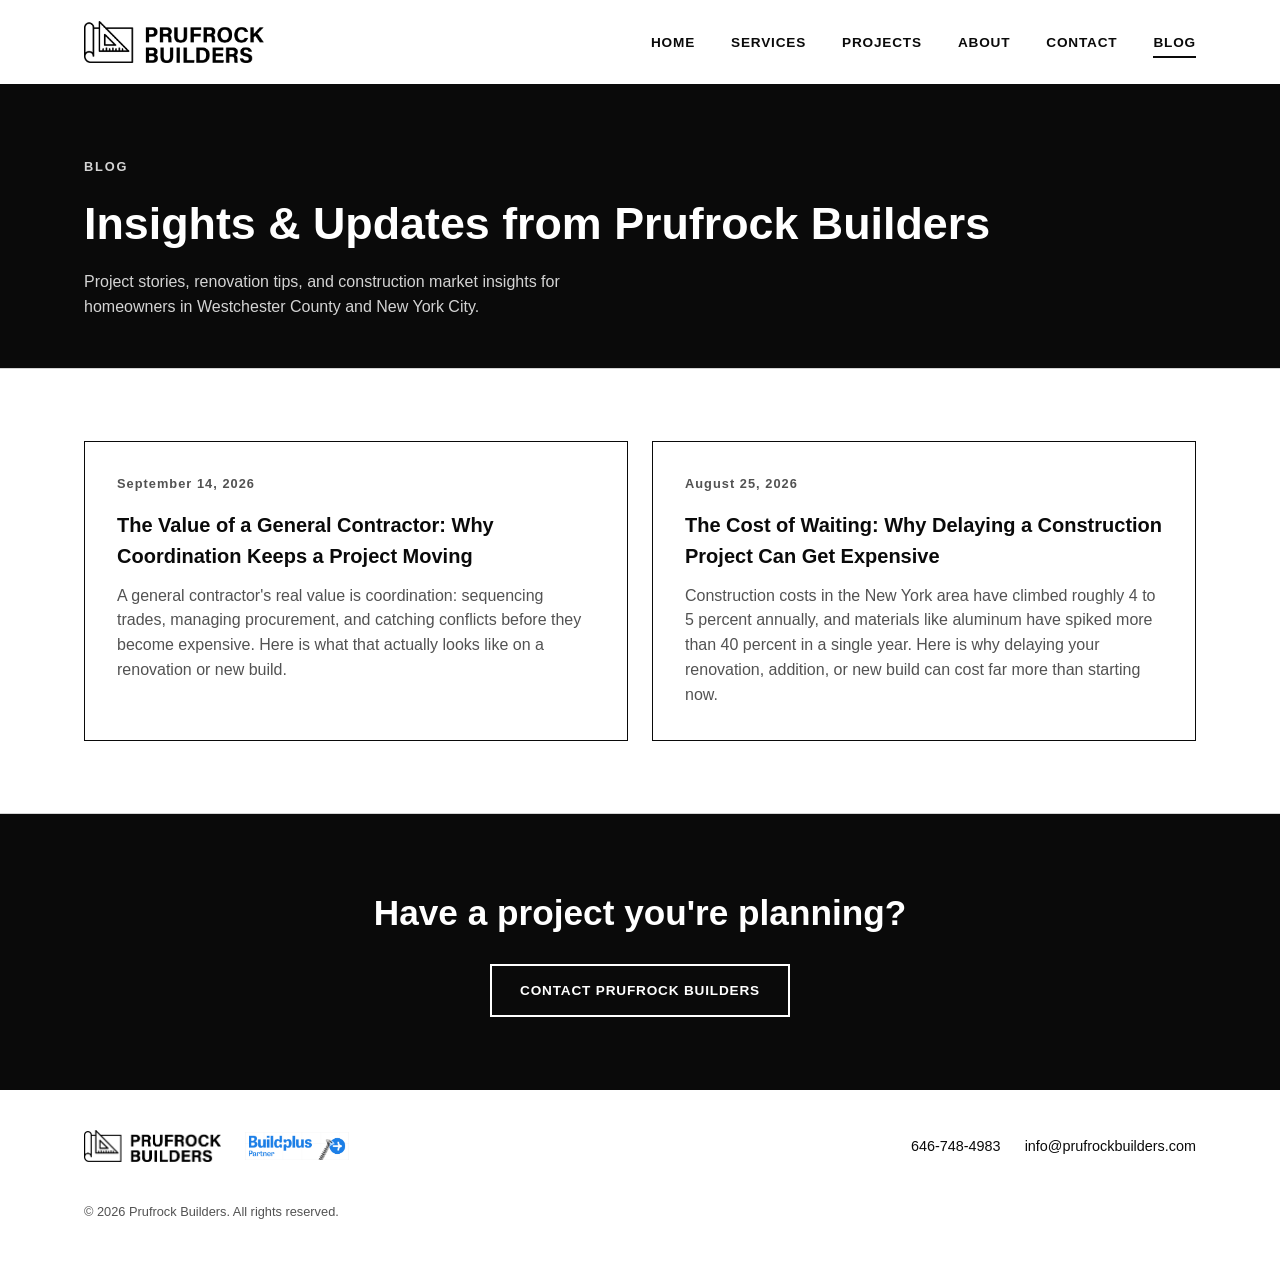
<file: blog.html>
<!DOCTYPE html>
<html lang="en">
<head>
<meta charset="UTF-8" />
<meta name="viewport" content="width=device-width, initial-scale=1.0" />
<title>Blog | Prufrock Builders</title>
<meta name="description" content="Project stories, renovation tips, and construction market insights from Prufrock Builders, serving Westchester County, NY and New York City." />
<link rel="canonical" href="https://prufrockbuilders.com/blog.html" />
<meta property="og:type" content="website" />
<meta property="og:site_name" content="Prufrock Builders" />
<meta property="og:title" content="Blog | Prufrock Builders" />
<meta property="og:description" content="Project stories, renovation tips, and construction market insights from Prufrock Builders." />
<meta property="og:url" content="https://prufrockbuilders.com/blog.html" />
<meta property="og:image" content="https://prufrockbuilders.com/images/blog-cost-of-waiting-hero.jpg" />
<meta name="twitter:card" content="summary_large_image" />
<meta name="twitter:title" content="Blog | Prufrock Builders" />
<meta name="twitter:description" content="Project stories, renovation tips, and construction market insights from Prufrock Builders." />
<meta name="twitter:image" content="https://prufrockbuilders.com/images/blog-cost-of-waiting-hero.jpg" />
<meta name="theme-color" content="#0a0a0a" />
<link rel="icon" type="image/png" href="images/favicon-32.png" />
<link rel="apple-touch-icon" href="images/apple-touch-icon.png" />
<link rel="stylesheet" href="css/styles.css" />
</head>
<body>

<header class="site-header">
  <div class="wrap">
    <a class="brand" href="index.html">
      <img src="images/logo.png" alt="Prufrock Builders logo" />
    </a>
    <button class="nav-toggle" aria-label="Toggle navigation" aria-expanded="false">
      <span></span><span></span><span></span>
    </button>
    <nav class="main-nav">
      <ul>
        <li><a href="index.html">Home</a></li>
        <li><a href="services.html">Services</a></li>
        <li><a href="projects.html">Projects</a></li>
        <li><a href="about.html">About</a></li>
        <li><a href="contact.html">Contact</a></li>
        <li><a href="blog.html" aria-current="page">Blog</a></li>
      </ul>
    </nav>
  </div>
</header>

<section class="page-header">
  <div class="wrap">
    <p class="eyebrow">Blog</p>
    <h1>Insights &amp; Updates from Prufrock Builders</h1>
    <p>Project stories, renovation tips, and construction market insights for homeowners in Westchester County and New York City.</p>
  </div>
</section>

<section>
  <div class="wrap">
    <div class="grid grid-2">
      <a class="card" href="blog-value-of-general-contractor.html" style="display: block; color: inherit; text-decoration: none;">
        <span class="num">September 14, 2026</span>
        <h3>The Value of a General Contractor: Why Coordination Keeps a Project Moving</h3>
        <p>A general contractor's real value is coordination: sequencing trades, managing procurement, and catching conflicts before they become expensive. Here is what that actually looks like on a renovation or new build.</p>
      </a>
      <a class="card" href="blog-cost-of-waiting.html" style="display: block; color: inherit; text-decoration: none;">
        <span class="num">August 25, 2026</span>
        <h3>The Cost of Waiting: Why Delaying a Construction Project Can Get Expensive</h3>
        <p>Construction costs in the New York area have climbed roughly 4 to 5 percent annually, and materials like aluminum have spiked more than 40 percent in a single year. Here is why delaying your renovation, addition, or new build can cost far more than starting now.</p>
      </a>
    </div>
  </div>
</section>

<section class="cta-band">
  <div class="wrap">
    <h2>Have a project you're planning?</h2>
    <a class="btn btn-secondary" href="contact.html">Contact Prufrock Builders</a>
  </div>
</section>

<footer class="site-footer">
  <div class="wrap">
    <a class="brand" href="index.html">
      <img src="images/logo.png" alt="Prufrock Builders logo" />
    </a>
    <a class="partner-badge" href="https://buildplus.app/" target="_blank" rel="noopener noreferrer">
      <img src="images/buildplus-partner-badge.png" alt="Buildplus Partner" />
    </a>
    <ul class="footer-links">
      <li><a href="tel:6467484983">646-748-4983</a></li>
      <li><a href="mailto:info@prufrockbuilders.com">info@prufrockbuilders.com</a></li>
    </ul>
    <p class="copyright">&copy; 2026 Prufrock Builders. All rights reserved.</p>
  </div>
</footer>

<script src="js/main.js"></script>
</body>
</html>
</file>
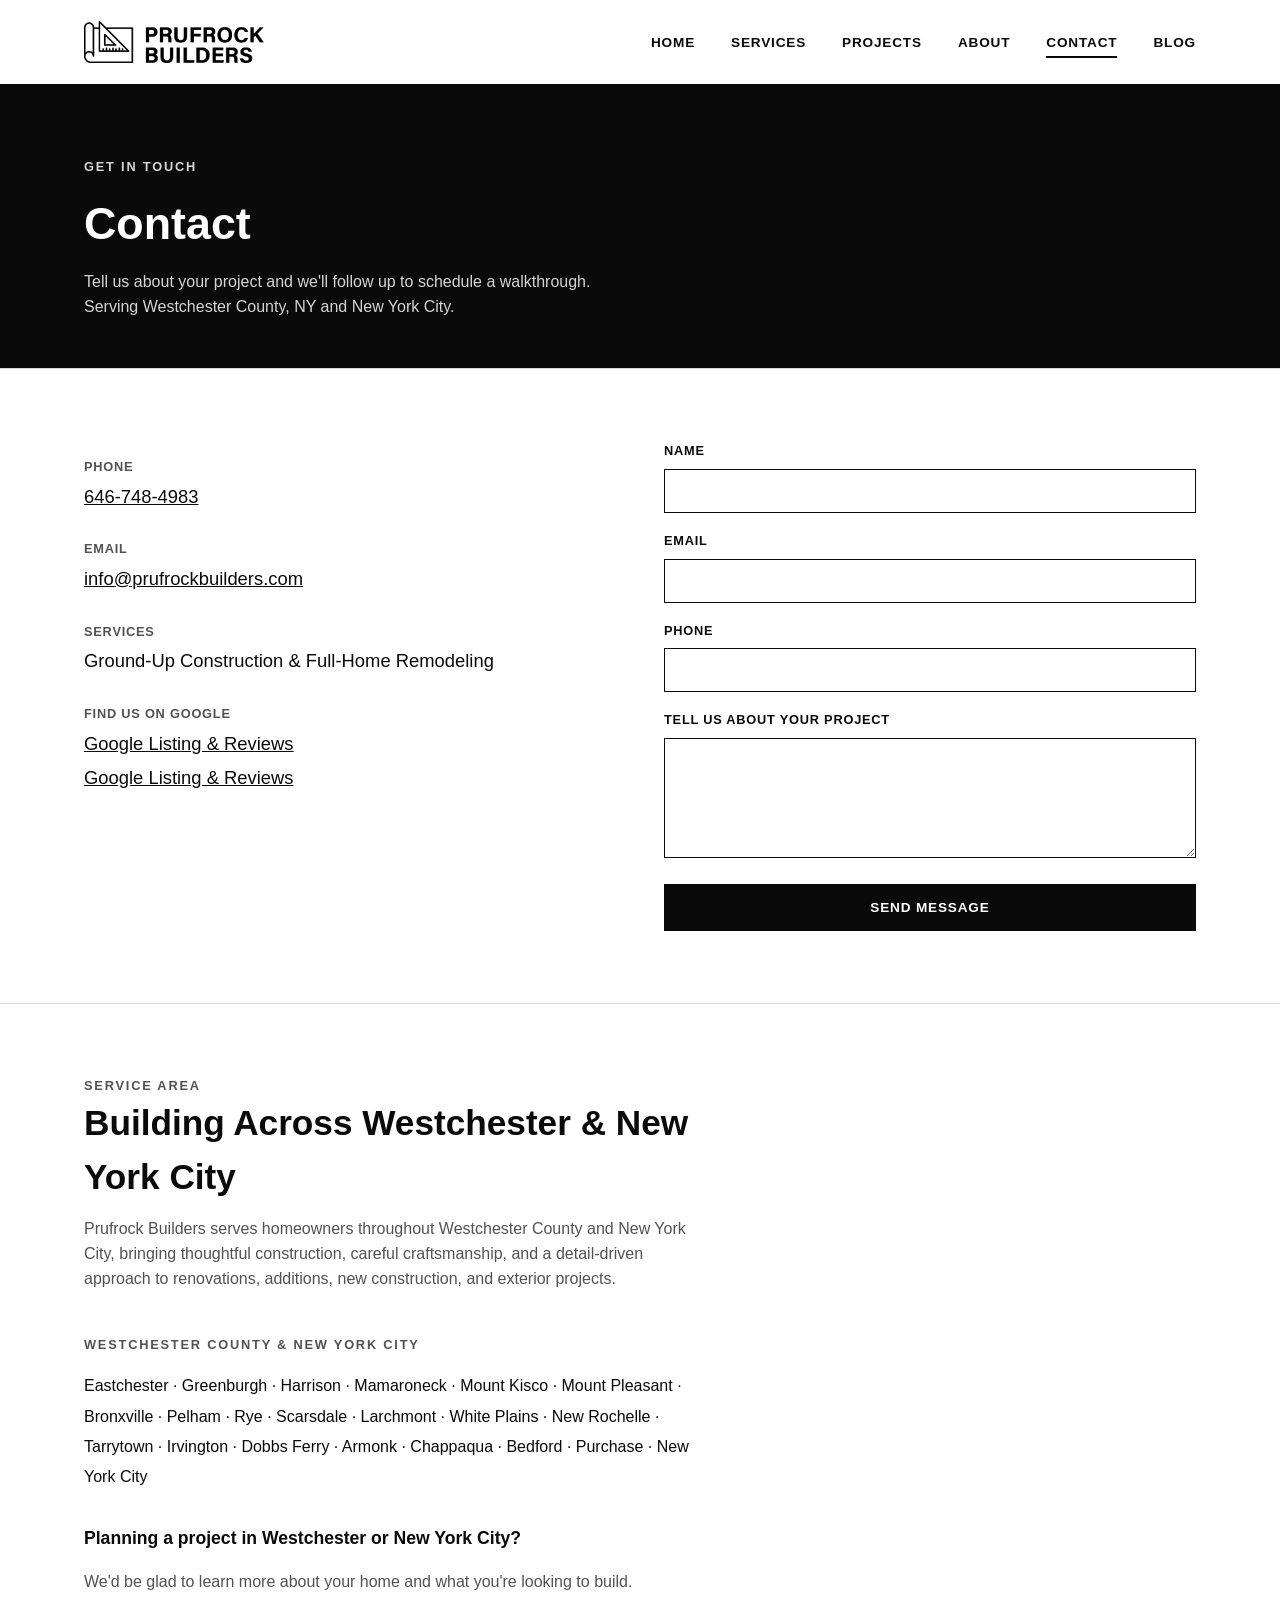
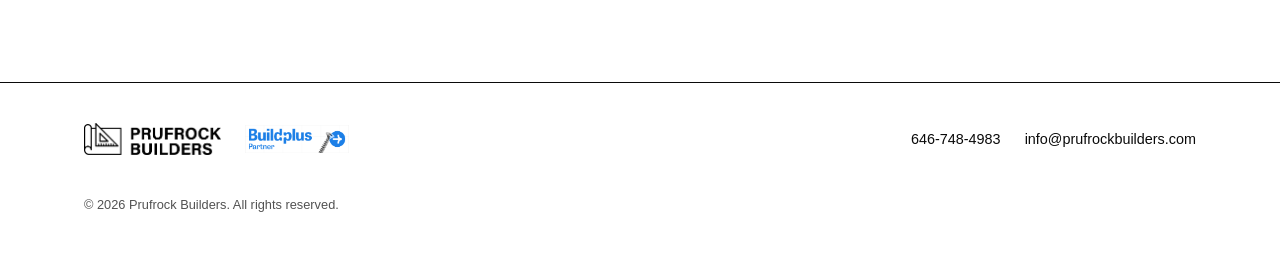
<file: contact.html>
<!DOCTYPE html>
<html lang="en">
<head>
<meta charset="UTF-8" />
<meta name="viewport" content="width=device-width, initial-scale=1.0" />
<title>Contact Prufrock Builders | Westchester County, NY</title>
<meta name="description" content="Get in touch with Prufrock Builders to start your next construction or remodeling project in Westchester County, NY or New York City." />
<link rel="canonical" href="https://prufrockbuilders.com/contact.html" />
<meta property="og:type" content="website" />
<meta property="og:site_name" content="Prufrock Builders" />
<meta property="og:title" content="Contact Prufrock Builders | Westchester County, NY" />
<meta property="og:description" content="Get in touch with Prufrock Builders to start your next construction or remodeling project in Westchester County, NY or New York City." />
<meta property="og:url" content="https://prufrockbuilders.com/contact.html" />
<meta property="og:image" content="https://prufrockbuilders.com/images/logo.png" />
<meta name="twitter:card" content="summary_large_image" />
<meta name="twitter:title" content="Contact Prufrock Builders | Westchester County, NY" />
<meta name="twitter:description" content="Get in touch with Prufrock Builders to start your next construction or remodeling project in Westchester County, NY or New York City." />
<meta name="twitter:image" content="https://prufrockbuilders.com/images/logo.png" />
<meta name="theme-color" content="#0a0a0a" />
<link rel="icon" type="image/png" href="images/favicon-32.png" />
<link rel="apple-touch-icon" href="images/apple-touch-icon.png" />
<link rel="stylesheet" href="css/styles.css" />
</head>
<body>

<header class="site-header">
  <div class="wrap">
    <a class="brand" href="index.html">
      <img src="images/logo.png" alt="Prufrock Builders logo" />
    </a>
    <button class="nav-toggle" aria-label="Toggle navigation" aria-expanded="false">
      <span></span><span></span><span></span>
    </button>
    <nav class="main-nav">
      <ul>
        <li><a href="index.html">Home</a></li>
        <li><a href="services.html">Services</a></li>
        <li><a href="projects.html">Projects</a></li>
        <li><a href="about.html">About</a></li>
        <li><a href="contact.html" aria-current="page">Contact</a></li>
        <li><a href="blog.html">Blog</a></li>
      </ul>
    </nav>
  </div>
</header>

<section class="page-header">
  <div class="wrap">
    <p class="eyebrow">Get In Touch</p>
    <h1>Contact</h1>
    <p>Tell us about your project and we'll follow up to schedule a walkthrough. Serving Westchester County, NY and New York City.</p>
  </div>
</section>

<section>
  <div class="wrap">
    <div class="contact-grid">
      <div class="contact-info">
        <dl>
          <dt>Phone</dt>
          <dd><a href="tel:6467484983">646-748-4983</a></dd>
          <dt>Email</dt>
          <dd><a href="mailto:info@prufrockbuilders.com">info@prufrockbuilders.com</a></dd>
          <dt>Services</dt>
          <dd>Ground-Up Construction &amp; Full-Home Remodeling</dd>
          <dt>Find Us on Google</dt>
          <dd><a href="https://share.google/Et9ab2BypZ0layg5s" target="_blank" rel="noopener">Google Listing &amp; Reviews</a></dd>
          <dd><a href="https://share.google/Ufjrz8kw15ekmG0tK" target="_blank" rel="noopener">Google Listing &amp; Reviews</a></dd>
        </dl>
      </div>
      <form class="contact-form" method="POST" action="https://api.web3forms.com/submit">
        <input type="hidden" name="access_key" value="9a25ce69-8b38-42e1-befe-0bd65da005ce" />
        <input type="hidden" name="subject" value="New Contact Request from prufrockbuilders.com" />
        <input type="hidden" name="redirect" value="https://prufrockbuilders.com/thank-you.html" />
        <input type="checkbox" name="botcheck" style="display: none;" tabindex="-1" autocomplete="off" />
        <div>
          <label for="name">Name</label>
          <input type="text" id="name" name="name" required />
        </div>
        <div>
          <label for="email">Email</label>
          <input type="email" id="email" name="email" required />
        </div>
        <div>
          <label for="phone">Phone</label>
          <input type="tel" id="phone" name="phone" />
        </div>
        <div>
          <label for="message">Tell us about your project</label>
          <textarea id="message" name="message" required></textarea>
        </div>
        <button class="btn btn-primary" type="submit">Send Message</button>
      </form>
    </div>
  </div>
</section>

<section>
  <div class="wrap">
    <div class="section-head" style="max-width: 70ch;">
      <p class="eyebrow">Service Area</p>
      <h2>Building Across Westchester &amp; New York City</h2>
      <p>Prufrock Builders serves homeowners throughout Westchester County and New York City, bringing thoughtful construction, careful craftsmanship, and a detail-driven approach to renovations, additions, new construction, and exterior projects.</p>
    </div>
    <p class="eyebrow" style="margin-bottom: 12px;">Westchester County &amp; New York City</p>
    <p style="max-width: 70ch; line-height: 1.9; color: var(--black);">Eastchester &middot; Greenburgh &middot; Harrison &middot; Mamaroneck &middot; Mount Kisco &middot; Mount Pleasant &middot; Bronxville &middot; Pelham &middot; Rye &middot; Scarsdale &middot; Larchmont &middot; White Plains &middot; New Rochelle &middot; Tarrytown &middot; Irvington &middot; Dobbs Ferry &middot; Armonk &middot; Chappaqua &middot; Bedford &middot; Purchase &middot; New York City</p>
    <p style="margin-top: 32px; font-weight: 700; font-size: 1.1rem;">Planning a project in Westchester or New York City?</p>
    <p style="color: var(--gray-600);">We'd be glad to learn more about your home and what you're looking to build.</p>
  </div>
</section>

<footer class="site-footer">
  <div class="wrap">
    <a class="brand" href="index.html">
      <img src="images/logo.png" alt="Prufrock Builders logo" />
    </a>
    <a class="partner-badge" href="https://buildplus.app/" target="_blank" rel="noopener noreferrer">
      <img src="images/buildplus-partner-badge.png" alt="Buildplus Partner" />
    </a>
    <ul class="footer-links">
      <li><a href="tel:6467484983">646-748-4983</a></li>
      <li><a href="mailto:info@prufrockbuilders.com">info@prufrockbuilders.com</a></li>
    </ul>
    <p class="copyright">&copy; 2026 Prufrock Builders. All rights reserved.</p>
  </div>
</footer>

<script src="js/main.js"></script>
</body>
</html>
</file>
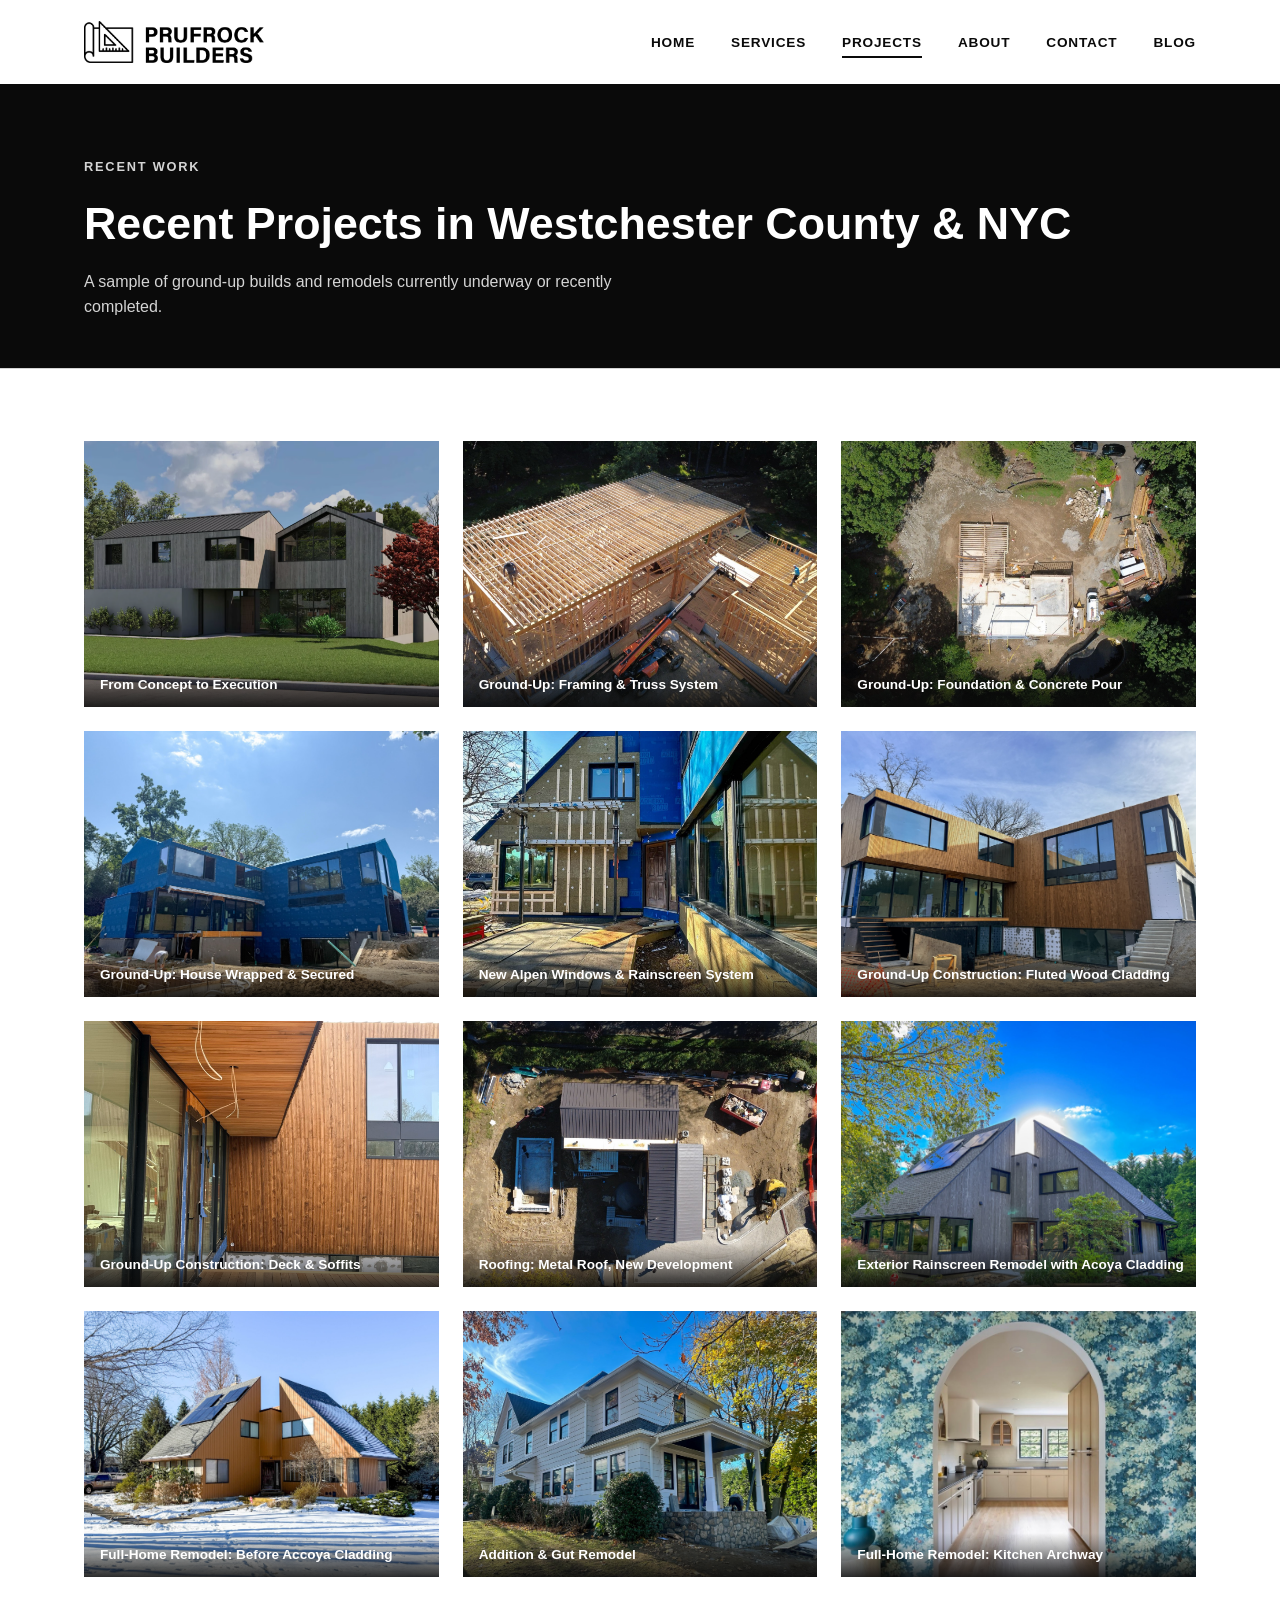
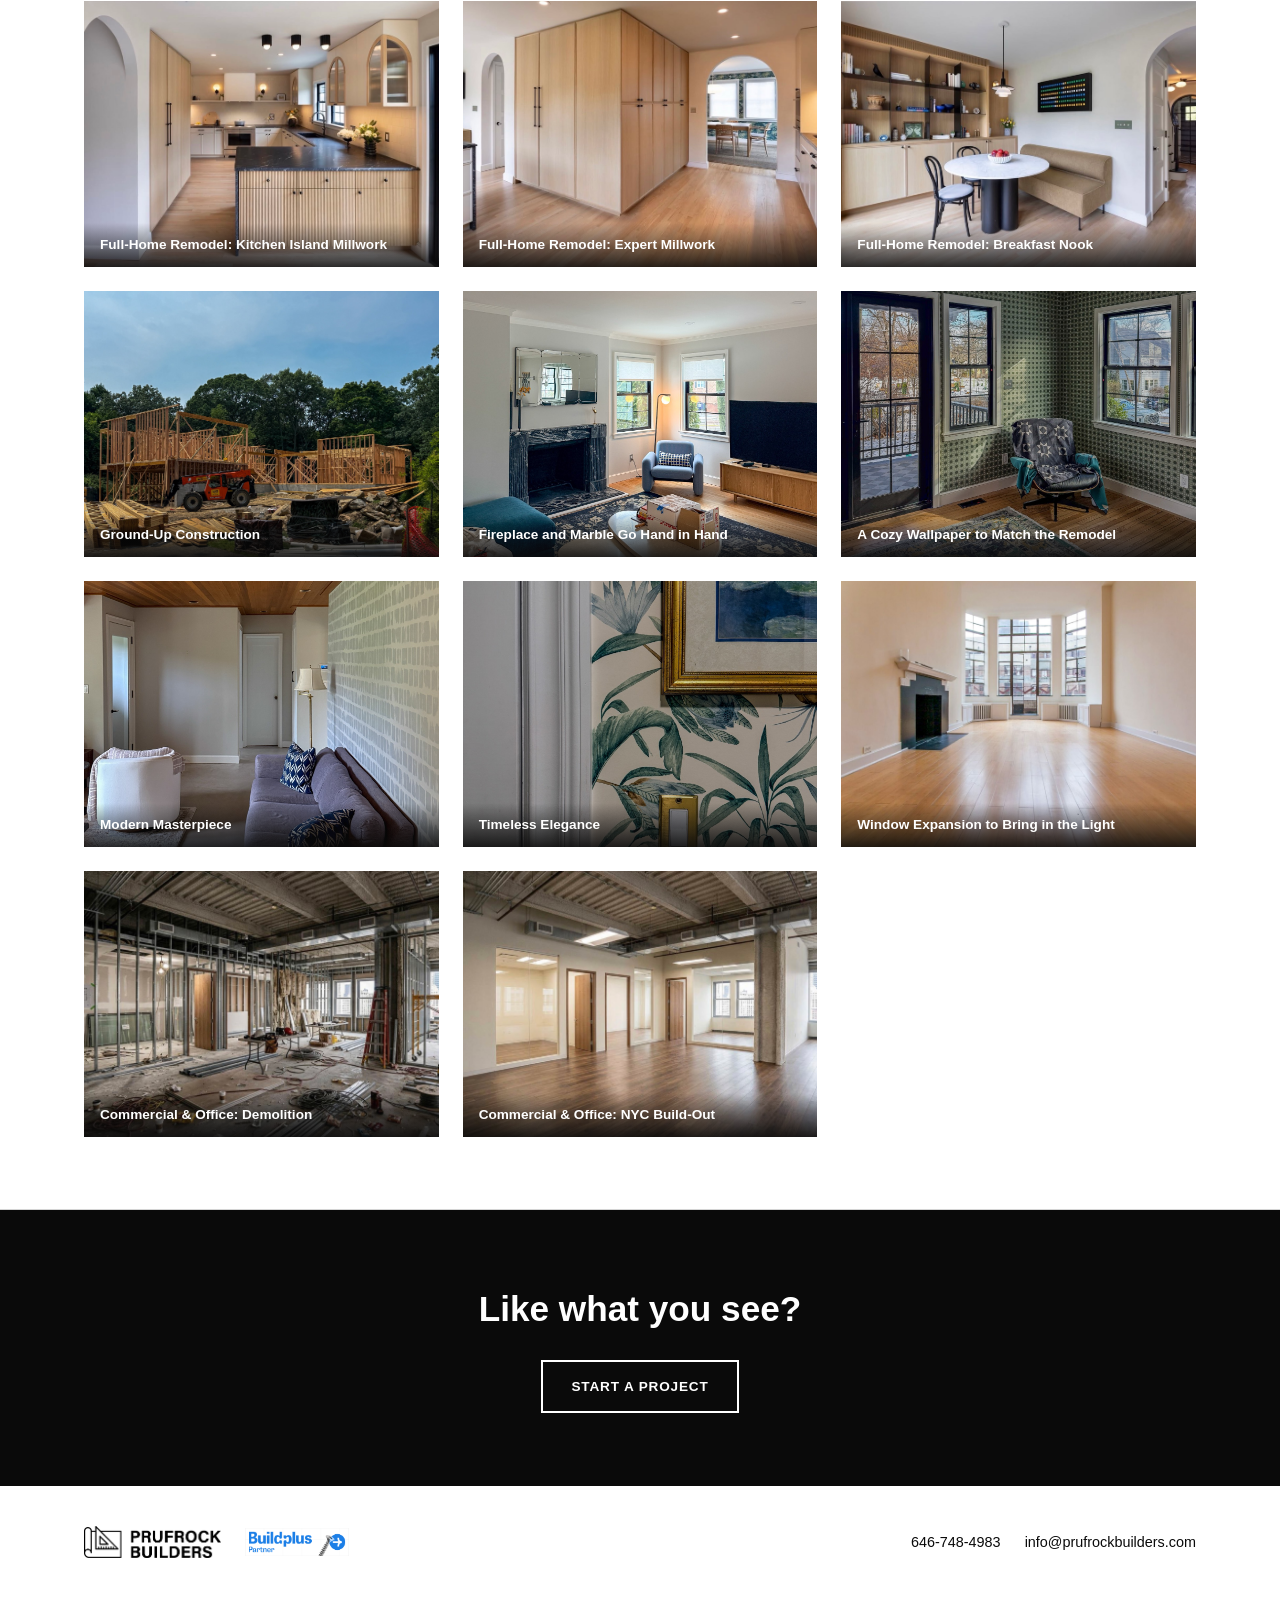
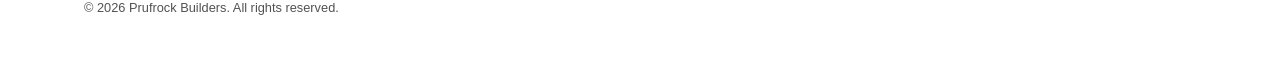
<file: projects.html>
<!DOCTYPE html>
<html lang="en">
<head>
<meta charset="UTF-8" />
<meta name="viewport" content="width=device-width, initial-scale=1.0" />
<title>Our Projects | Westchester &amp; NYC Construction Portfolio | Prufrock Builders</title>
<meta name="description" content="Browse recent ground-up builds and full-home remodels completed by Prufrock Builders across Westchester County, NY and New York City." />
<link rel="canonical" href="https://prufrockbuilders.com/projects.html" />
<meta property="og:type" content="website" />
<meta property="og:site_name" content="Prufrock Builders" />
<meta property="og:title" content="Our Projects | Westchester &amp; NYC Construction Portfolio | Prufrock Builders" />
<meta property="og:description" content="Browse recent ground-up builds and full-home remodels completed by Prufrock Builders across Westchester County, NY and New York City." />
<meta property="og:url" content="https://prufrockbuilders.com/projects.html" />
<meta property="og:image" content="https://prufrockbuilders.com/images/design-rendering.jpg" />
<meta name="twitter:card" content="summary_large_image" />
<meta name="twitter:title" content="Our Projects | Westchester &amp; NYC Construction Portfolio | Prufrock Builders" />
<meta name="twitter:description" content="Browse recent ground-up builds and full-home remodels completed by Prufrock Builders across Westchester County, NY and New York City." />
<meta name="twitter:image" content="https://prufrockbuilders.com/images/design-rendering.jpg" />
<meta name="theme-color" content="#0a0a0a" />
<link rel="icon" type="image/png" href="images/favicon-32.png" />
<link rel="apple-touch-icon" href="images/apple-touch-icon.png" />
<link rel="stylesheet" href="css/styles.css" />
</head>
<body>

<header class="site-header">
  <div class="wrap">
    <a class="brand" href="index.html">
      <img src="images/logo.png" alt="Prufrock Builders logo" />
    </a>
    <button class="nav-toggle" aria-label="Toggle navigation" aria-expanded="false">
      <span></span><span></span><span></span>
    </button>
    <nav class="main-nav">
      <ul>
        <li><a href="index.html">Home</a></li>
        <li><a href="services.html">Services</a></li>
        <li><a href="projects.html" aria-current="page">Projects</a></li>
        <li><a href="about.html">About</a></li>
        <li><a href="contact.html">Contact</a></li>
        <li><a href="blog.html">Blog</a></li>
      </ul>
    </nav>
  </div>
</header>

<section class="page-header">
  <div class="wrap">
    <p class="eyebrow">Recent Work</p>
    <h1>Recent Projects in Westchester County &amp; NYC</h1>
    <p>A sample of ground-up builds and remodels currently underway or recently completed.</p>
  </div>
</section>

<section>
  <div class="wrap">
    <div class="grid grid-3">
      <div class="gallery-item">
        <img src="images/design-rendering.jpg" alt="3D architectural rendering of a modern ground-up home design" loading="lazy" />
        <p class="caption">From Concept to Execution</p>
      </div>
      <div class="gallery-item">
        <img src="images/framing-truss-system.jpg" alt="Aerial view of detailed roof framing and truss system under construction" loading="lazy" />
        <p class="caption">Ground-Up: Framing &amp; Truss System</p>
      </div>
      <div class="gallery-item">
        <img src="images/foundation-concrete-pour.jpg" alt="Aerial view of a foundation and concrete pour on a wooded site" loading="lazy" />
        <p class="caption">Ground-Up: Foundation &amp; Concrete Pour</p>
      </div>
      <div class="gallery-item">
        <img src="images/exterior-wrapped-secured.jpg" alt="House exterior wrapped in weather barrier and secured before siding" loading="lazy" />
        <p class="caption">Ground-Up: House Wrapped &amp; Secured</p>
      </div>
      <div class="gallery-item">
        <img src="images/rainscreen-system.jpg" alt="Close-up of a rainscreen weather barrier system with window installed" loading="lazy" />
        <p class="caption">New Alpen Windows &amp; Rainscreen System</p>
      </div>
      <div class="gallery-item">
        <img src="images/exterior-fluted-cladding.jpg" alt="Modern new development with fluted wood cladding under construction" loading="lazy" />
        <p class="caption">Ground-Up Construction: Fluted Wood Cladding</p>
      </div>
      <div class="gallery-item">
        <img src="images/deck-and-soffits.jpg" alt="Detail of deck and soffit woodwork" loading="lazy" />
        <p class="caption">Ground-Up Construction: Deck &amp; Soffits</p>
      </div>
      <div class="gallery-item">
        <img src="images/metal-roof-development.jpg" alt="Aerial view of a completed metal roof on a new development" loading="lazy" />
        <p class="caption">Roofing: Metal Roof, New Development</p>
      </div>
      <div class="gallery-item">
        <img src="images/exterior-finished-weathered.jpg" alt="Finished custom home with weathered Accoya wood cladding and solar roof" loading="lazy" />
        <p class="caption">Exterior Rainscreen Remodel with Acoya Cladding</p>
      </div>
      <div class="gallery-item">
        <img src="images/exterior-before-cladding.jpg" alt="Existing home exterior before Accoya cladding renovation" loading="lazy" />
        <p class="caption">Full-Home Remodel: Before Accoya Cladding</p>
      </div>
      <div class="gallery-item">
        <img src="images/addition-larchmont.jpg" alt="New porch and entry addition on a home in Larchmont" loading="lazy" />
        <p class="caption">Addition &amp; Gut Remodel</p>
      </div>
      <div class="gallery-item">
        <img src="images/kitchen-archway.jpg" alt="Arched wallpapered entry into a remodeled kitchen" loading="lazy" />
        <p class="caption">Full-Home Remodel: Kitchen Archway</p>
      </div>
      <div class="gallery-item">
        <img src="images/kitchen-island.jpg" alt="Remodeled kitchen with reeded wood island and black soapstone counters" loading="lazy" />
        <p class="caption">Full-Home Remodel: Kitchen Island Millwork</p>
      </div>
      <div class="gallery-item">
        <img src="images/kitchen-millwork.jpg" alt="Custom wood pantry wall millwork in a remodeled kitchen" loading="lazy" />
        <p class="caption">Full-Home Remodel: Expert Millwork</p>
      </div>
      <div class="gallery-item">
        <img src="images/dining-nook.jpg" alt="Dining nook with custom wood built-in shelving" loading="lazy" />
        <p class="caption">Full-Home Remodel: Breakfast Nook</p>
      </div>
      <div class="gallery-item">
        <img src="images/ground-up-construction-framing.jpg" alt="Ground-up construction site with wall framing and heavy equipment" loading="lazy" />
        <p class="caption">Ground-Up Construction</p>
      </div>
      <div class="gallery-item">
        <img src="images/fireplace-marble.jpg" alt="Living room remodel with black marble fireplace surround" style="object-position: center 72%;" loading="lazy" />
        <p class="caption">Fireplace and Marble Go Hand in Hand</p>
      </div>
      <div class="gallery-item">
        <img src="images/cozy-wallpaper-nook.jpg" alt="Sunroom remodel with patterned wallpaper and reading chair" style="object-position: center 78%;" loading="lazy" />
        <p class="caption">A Cozy Wallpaper to Match the Remodel</p>
      </div>
      <div class="gallery-item">
        <img src="images/modern-masterpiece.jpg" alt="Remodeled living room with wood plank ceiling and accent wallpaper wall" style="object-position: center 58%;" loading="lazy" />
        <p class="caption">Modern Masterpiece</p>
      </div>
      <div class="gallery-item">
        <img src="images/timeless-elegance.jpg" alt="Detail of botanical wallpaper and gilded framed art in a remodeled home" style="object-position: center 40%;" loading="lazy" />
        <p class="caption">Timeless Elegance</p>
      </div>
      <div class="gallery-item">
        <img src="images/window-expansion.jpg" alt="Living room remodel with expanded bay windows and fireplace" loading="lazy" />
        <p class="caption">Window Expansion to Bring in the Light</p>
      </div>
      <div class="gallery-item">
        <img src="images/office-demolition.jpg" alt="Commercial office space mid-demolition with framing exposed" loading="lazy" />
        <p class="caption">Commercial &amp; Office: Demolition</p>
      </div>
      <div class="gallery-item">
        <img src="images/nyc-office-buildout.jpg" alt="Finished NYC office build-out with glass partitions and city views" loading="lazy" />
        <p class="caption">Commercial &amp; Office: NYC Build-Out</p>
      </div>
    </div>
  </div>
</section>

<section class="cta-band">
  <div class="wrap">
    <h2>Like what you see?</h2>
    <a class="btn btn-secondary" href="contact.html">Start a Project</a>
  </div>
</section>

<footer class="site-footer">
  <div class="wrap">
    <a class="brand" href="index.html">
      <img src="images/logo.png" alt="Prufrock Builders logo" />
    </a>
    <a class="partner-badge" href="https://buildplus.app/" target="_blank" rel="noopener noreferrer">
      <img src="images/buildplus-partner-badge.png" alt="Buildplus Partner" />
    </a>
    <ul class="footer-links">
      <li><a href="tel:6467484983">646-748-4983</a></li>
      <li><a href="mailto:info@prufrockbuilders.com">info@prufrockbuilders.com</a></li>
    </ul>
    <p class="copyright">&copy; 2026 Prufrock Builders. All rights reserved.</p>
  </div>
</footer>

<script src="js/main.js"></script>
</body>
</html>
</file>
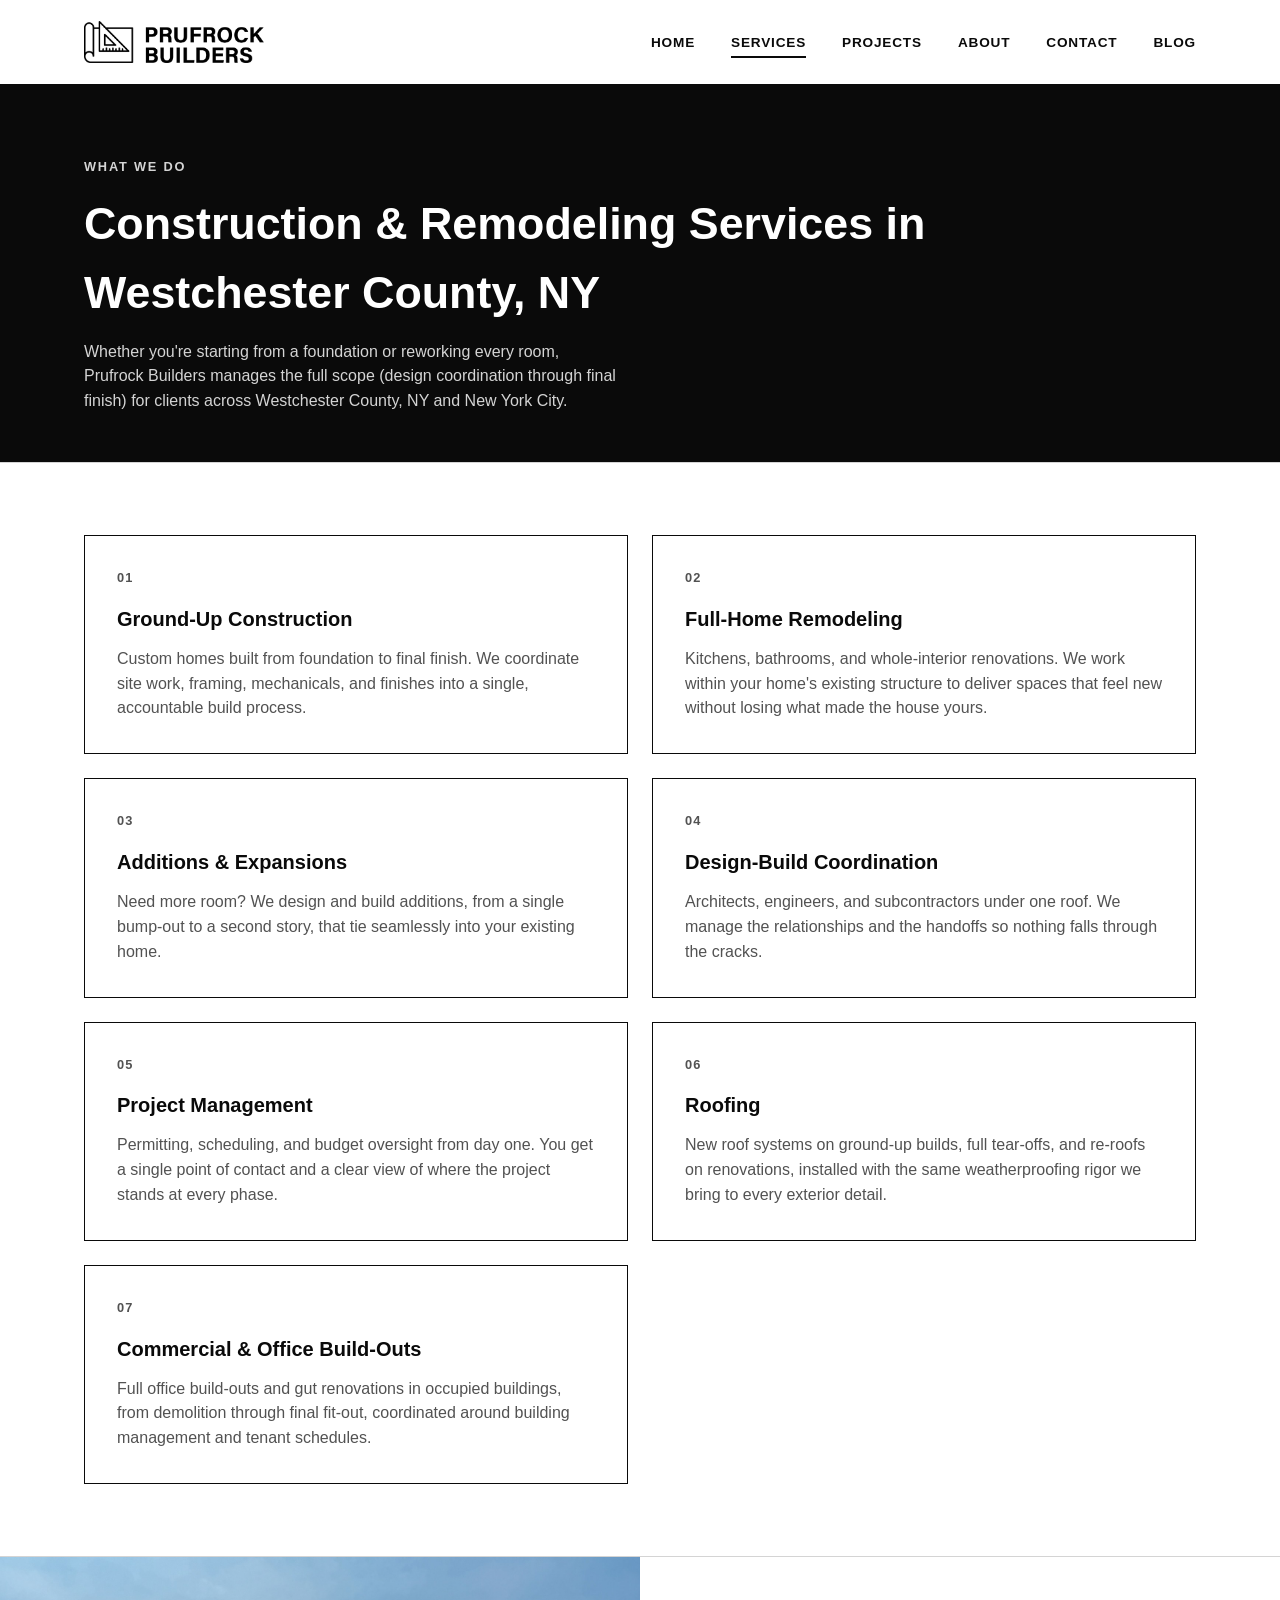
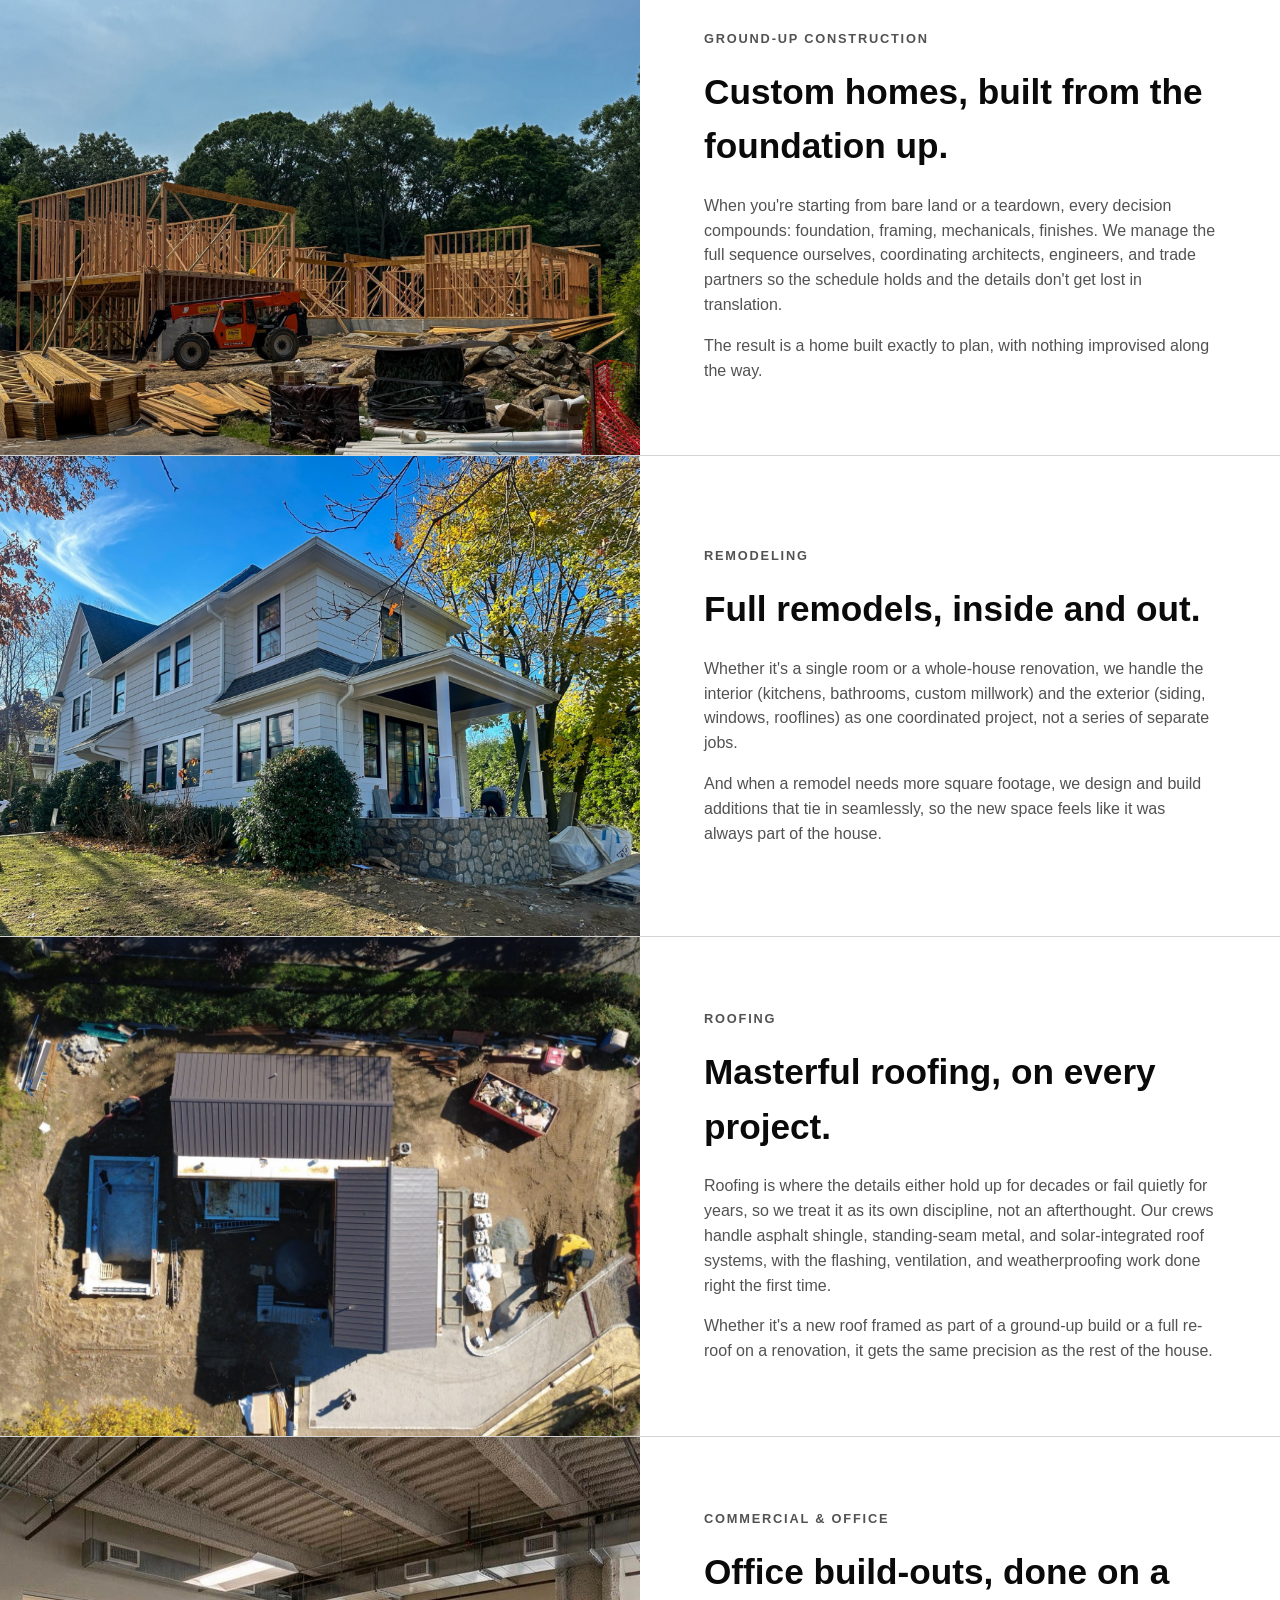
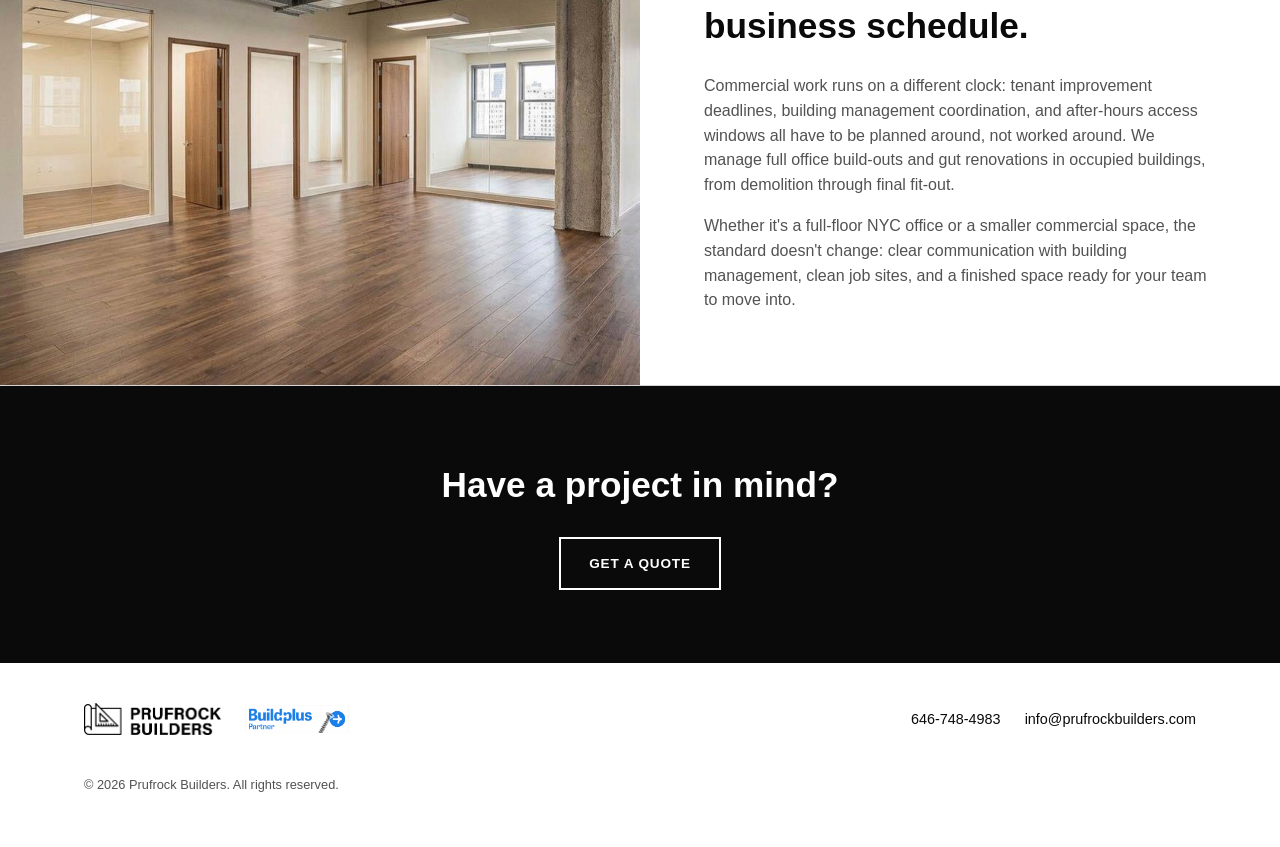
<file: services.html>
<!DOCTYPE html>
<html lang="en">
<head>
<meta charset="UTF-8" />
<meta name="viewport" content="width=device-width, initial-scale=1.0" />
<title>Construction &amp; Remodeling Services in Westchester, NY | Prufrock Builders</title>
<meta name="description" content="Ground-up construction, full-home remodeling, additions, design-build coordination, project management, and roofing, serving Westchester County, NY and New York City." />
<link rel="canonical" href="https://prufrockbuilders.com/services.html" />
<meta property="og:type" content="website" />
<meta property="og:site_name" content="Prufrock Builders" />
<meta property="og:title" content="Construction &amp; Remodeling Services in Westchester, NY | Prufrock Builders" />
<meta property="og:description" content="Ground-up construction, full-home remodeling, additions, design-build coordination, project management, and roofing." />
<meta property="og:url" content="https://prufrockbuilders.com/services.html" />
<meta property="og:image" content="https://prufrockbuilders.com/images/metal-roof-development.jpg" />
<meta name="twitter:card" content="summary_large_image" />
<meta name="twitter:title" content="Construction &amp; Remodeling Services in Westchester, NY | Prufrock Builders" />
<meta name="twitter:description" content="Ground-up construction, full-home remodeling, additions, design-build coordination, project management, and roofing." />
<meta name="twitter:image" content="https://prufrockbuilders.com/images/metal-roof-development.jpg" />
<meta name="theme-color" content="#0a0a0a" />
<link rel="icon" type="image/png" href="images/favicon-32.png" />
<link rel="apple-touch-icon" href="images/apple-touch-icon.png" />
<link rel="stylesheet" href="css/styles.css" />
</head>
<body>

<header class="site-header">
  <div class="wrap">
    <a class="brand" href="index.html">
      <img src="images/logo.png" alt="Prufrock Builders logo" />
    </a>
    <button class="nav-toggle" aria-label="Toggle navigation" aria-expanded="false">
      <span></span><span></span><span></span>
    </button>
    <nav class="main-nav">
      <ul>
        <li><a href="index.html">Home</a></li>
        <li><a href="services.html" aria-current="page">Services</a></li>
        <li><a href="projects.html">Projects</a></li>
        <li><a href="about.html">About</a></li>
        <li><a href="contact.html">Contact</a></li>
        <li><a href="blog.html">Blog</a></li>
      </ul>
    </nav>
  </div>
</header>

<section class="page-header">
  <div class="wrap">
    <p class="eyebrow">What We Do</p>
    <h1>Construction &amp; Remodeling Services in Westchester County, NY</h1>
    <p>Whether you're starting from a foundation or reworking every room, Prufrock Builders manages the full scope (design coordination through final finish) for clients across Westchester County, NY and New York City.</p>
  </div>
</section>

<section>
  <div class="wrap">
    <div class="grid grid-2">
      <div class="card">
        <span class="num">01</span>
        <h3>Ground-Up Construction</h3>
        <p>Custom homes built from foundation to final finish. We coordinate site work, framing, mechanicals, and finishes into a single, accountable build process.</p>
      </div>
      <div class="card">
        <span class="num">02</span>
        <h3>Full-Home Remodeling</h3>
        <p>Kitchens, bathrooms, and whole-interior renovations. We work within your home's existing structure to deliver spaces that feel new without losing what made the house yours.</p>
      </div>
      <div class="card">
        <span class="num">03</span>
        <h3>Additions &amp; Expansions</h3>
        <p>Need more room? We design and build additions, from a single bump-out to a second story, that tie seamlessly into your existing home.</p>
      </div>
      <div class="card">
        <span class="num">04</span>
        <h3>Design-Build Coordination</h3>
        <p>Architects, engineers, and subcontractors under one roof. We manage the relationships and the handoffs so nothing falls through the cracks.</p>
      </div>
      <div class="card">
        <span class="num">05</span>
        <h3>Project Management</h3>
        <p>Permitting, scheduling, and budget oversight from day one. You get a single point of contact and a clear view of where the project stands at every phase.</p>
      </div>
      <div class="card">
        <span class="num">06</span>
        <h3>Roofing</h3>
        <p>New roof systems on ground-up builds, full tear-offs, and re-roofs on renovations, installed with the same weatherproofing rigor we bring to every exterior detail.</p>
      </div>
      <div class="card">
        <span class="num">07</span>
        <h3>Commercial &amp; Office Build-Outs</h3>
        <p>Full office build-outs and gut renovations in occupied buildings, from demolition through final fit-out, coordinated around building management and tenant schedules.</p>
      </div>
    </div>
  </div>
</section>

<section class="feature">
  <div class="wrap feature-grid">
    <div class="feature-media">
      <img src="images/ground-up-construction-framing.jpg" alt="Ground-up construction site with wall framing and heavy equipment" loading="lazy" />
    </div>
    <div class="feature-copy">
      <p class="eyebrow">Ground-Up Construction</p>
      <h2>Custom homes, built from the foundation up.</h2>
      <p>When you're starting from bare land or a teardown, every decision compounds: foundation, framing, mechanicals, finishes. We manage the full sequence ourselves, coordinating architects, engineers, and trade partners so the schedule holds and the details don't get lost in translation.</p>
      <p>The result is a home built exactly to plan, with nothing improvised along the way.</p>
    </div>
  </div>
</section>

<section class="feature">
  <div class="wrap feature-grid">
    <div class="feature-media">
      <img src="images/addition-larchmont.jpg" alt="New porch and entry addition on a home in Larchmont" loading="lazy" />
    </div>
    <div class="feature-copy">
      <p class="eyebrow">Remodeling</p>
      <h2>Full remodels, inside and out.</h2>
      <p>Whether it's a single room or a whole-house renovation, we handle the interior (kitchens, bathrooms, custom millwork) and the exterior (siding, windows, rooflines) as one coordinated project, not a series of separate jobs.</p>
      <p>And when a remodel needs more square footage, we design and build additions that tie in seamlessly, so the new space feels like it was always part of the house.</p>
    </div>
  </div>
</section>

<section class="feature">
  <div class="wrap feature-grid">
    <div class="feature-media">
      <img src="images/metal-roof-development.jpg" alt="Aerial view of a completed metal roof on a new development" loading="lazy" />
    </div>
    <div class="feature-copy">
      <p class="eyebrow">Roofing</p>
      <h2>Masterful roofing, on every project.</h2>
      <p>Roofing is where the details either hold up for decades or fail quietly for years, so we treat it as its own discipline, not an afterthought. Our crews handle asphalt shingle, standing-seam metal, and solar-integrated roof systems, with the flashing, ventilation, and weatherproofing work done right the first time.</p>
      <p>Whether it's a new roof framed as part of a ground-up build or a full re-roof on a renovation, it gets the same precision as the rest of the house.</p>
    </div>
  </div>
</section>

<section class="feature">
  <div class="wrap feature-grid">
    <div class="feature-media">
      <img src="images/nyc-office-buildout.jpg" alt="Finished NYC office build-out with glass partitions and city views" loading="lazy" />
    </div>
    <div class="feature-copy">
      <p class="eyebrow">Commercial &amp; Office</p>
      <h2>Office build-outs, done on a business schedule.</h2>
      <p>Commercial work runs on a different clock: tenant improvement deadlines, building management coordination, and after-hours access windows all have to be planned around, not worked around. We manage full office build-outs and gut renovations in occupied buildings, from demolition through final fit-out.</p>
      <p>Whether it's a full-floor NYC office or a smaller commercial space, the standard doesn't change: clear communication with building management, clean job sites, and a finished space ready for your team to move into.</p>
    </div>
  </div>
</section>

<section class="cta-band">
  <div class="wrap">
    <h2>Have a project in mind?</h2>
    <a class="btn btn-secondary" href="contact.html">Get a Quote</a>
  </div>
</section>

<footer class="site-footer">
  <div class="wrap">
    <a class="brand" href="index.html">
      <img src="images/logo.png" alt="Prufrock Builders logo" />
    </a>
    <a class="partner-badge" href="https://buildplus.app/" target="_blank" rel="noopener noreferrer">
      <img src="images/buildplus-partner-badge.png" alt="Buildplus Partner" />
    </a>
    <ul class="footer-links">
      <li><a href="tel:6467484983">646-748-4983</a></li>
      <li><a href="mailto:info@prufrockbuilders.com">info@prufrockbuilders.com</a></li>
    </ul>
    <p class="copyright">&copy; 2026 Prufrock Builders. All rights reserved.</p>
  </div>
</footer>

<script src="js/main.js"></script>
</body>
</html>
</file>
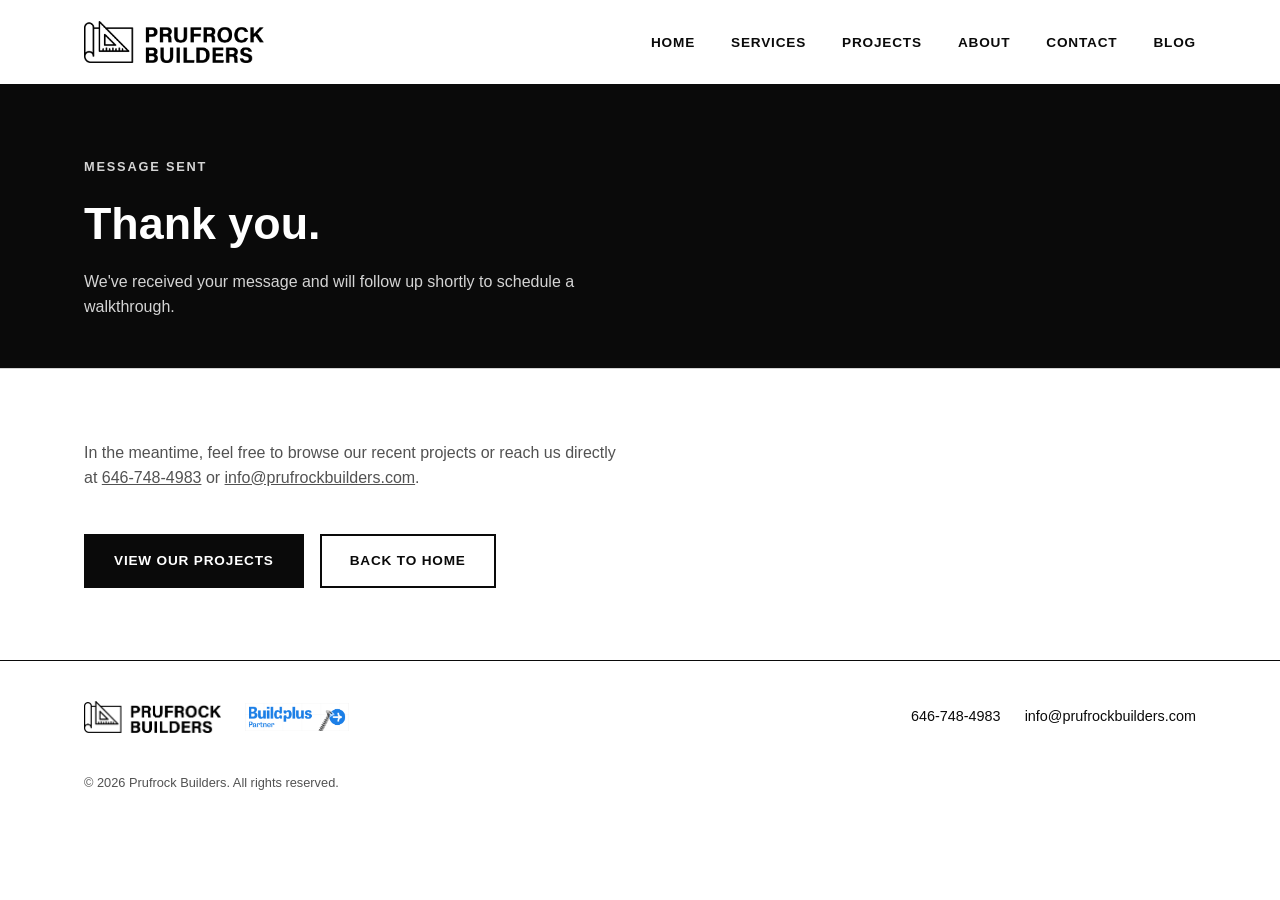
<file: thank-you.html>
<!DOCTYPE html>
<html lang="en">
<head>
<meta charset="UTF-8" />
<meta name="viewport" content="width=device-width, initial-scale=1.0" />
<title>Thank You | Prufrock Builders</title>
<meta name="description" content="Thanks for reaching out to Prufrock Builders. We'll be in touch shortly." />
<meta name="robots" content="noindex" />
<link rel="canonical" href="https://prufrockbuilders.com/thank-you.html" />
<meta name="theme-color" content="#0a0a0a" />
<link rel="icon" type="image/png" href="images/favicon-32.png" />
<link rel="apple-touch-icon" href="images/apple-touch-icon.png" />
<link rel="stylesheet" href="css/styles.css" />
</head>
<body>

<header class="site-header">
  <div class="wrap">
    <a class="brand" href="index.html">
      <img src="images/logo.png" alt="Prufrock Builders logo" />
    </a>
    <button class="nav-toggle" aria-label="Toggle navigation" aria-expanded="false">
      <span></span><span></span><span></span>
    </button>
    <nav class="main-nav">
      <ul>
        <li><a href="index.html">Home</a></li>
        <li><a href="services.html">Services</a></li>
        <li><a href="projects.html">Projects</a></li>
        <li><a href="about.html">About</a></li>
        <li><a href="contact.html">Contact</a></li>
        <li><a href="blog.html">Blog</a></li>
      </ul>
    </nav>
  </div>
</header>

<section class="page-header">
  <div class="wrap">
    <p class="eyebrow">Message Sent</p>
    <h1>Thank you.</h1>
    <p>We've received your message and will follow up shortly to schedule a walkthrough.</p>
  </div>
</section>

<section>
  <div class="wrap">
    <div class="section-head" style="max-width: 60ch;">
      <p>In the meantime, feel free to browse our recent projects or reach us directly at <a href="tel:6467484983">646-748-4983</a> or <a href="mailto:info@prufrockbuilders.com">info@prufrockbuilders.com</a>.</p>
    </div>
    <div class="btn-row">
      <a class="btn btn-primary" href="projects.html">View Our Projects</a>
      <a class="btn btn-secondary" href="index.html">Back to Home</a>
    </div>
  </div>
</section>

<footer class="site-footer">
  <div class="wrap">
    <a class="brand" href="index.html">
      <img src="images/logo.png" alt="Prufrock Builders logo" />
    </a>
    <a class="partner-badge" href="https://buildplus.app/" target="_blank" rel="noopener noreferrer">
      <img src="images/buildplus-partner-badge.png" alt="Buildplus Partner" />
    </a>
    <ul class="footer-links">
      <li><a href="tel:6467484983">646-748-4983</a></li>
      <li><a href="mailto:info@prufrockbuilders.com">info@prufrockbuilders.com</a></li>
    </ul>
    <p class="copyright">&copy; 2026 Prufrock Builders. All rights reserved.</p>
  </div>
</footer>

<script src="js/main.js"></script>
</body>
</html>
</file>
<file: css/styles.css>
/* Prufrock Builders shared styles */

:root {
  --black: #0a0a0a;
  --white: #ffffff;
  --gray-100: #f5f5f5;
  --gray-300: #d4d4d4;
  --gray-600: #525252;
  --gray-800: #1f1f1f;
  --max-width: 1160px;
  --gap: 24px;
}

* {
  box-sizing: border-box;
}

html {
  scroll-behavior: smooth;
}

body {
  margin: 0;
  font-family: "Helvetica Neue", Arial, sans-serif;
  color: var(--black);
  background: var(--white);
  line-height: 1.55;
  -webkit-font-smoothing: antialiased;
}

img {
  max-width: 100%;
  display: block;
}

a {
  color: inherit;
}

.wrap {
  max-width: var(--max-width);
  margin: 0 auto;
  padding: 0 24px;
}

/* ---------- Header / Nav ---------- */

.site-header {
  position: sticky;
  top: 0;
  z-index: 100;
  background: var(--white);
  border-bottom: 1px solid var(--black);
}

.site-header .wrap {
  display: flex;
  align-items: center;
  justify-content: space-between;
  height: 84px;
}

.brand {
  display: flex;
  align-items: center;
  gap: 12px;
  text-decoration: none;
  font-weight: 800;
  letter-spacing: 0.02em;
  font-size: 1.15rem;
  text-transform: uppercase;
}

.brand img {
  height: 42px;
  width: auto;
}

.nav-toggle {
  display: none;
  background: none;
  border: 2px solid var(--black);
  width: 44px;
  height: 44px;
  cursor: pointer;
  flex-direction: column;
  justify-content: center;
  align-items: center;
  gap: 5px;
}

.nav-toggle span {
  display: block;
  width: 22px;
  height: 2px;
  background: var(--black);
}

.main-nav ul {
  display: flex;
  gap: 36px;
  list-style: none;
  margin: 0;
  padding: 0;
}

.main-nav a {
  text-decoration: none;
  font-weight: 600;
  text-transform: uppercase;
  font-size: 0.85rem;
  letter-spacing: 0.06em;
  padding: 6px 0;
  border-bottom: 2px solid transparent;
  transition: border-color 0.15s ease;
}

.main-nav a:hover,
.main-nav a[aria-current="page"] {
  border-bottom-color: var(--black);
}

@media (max-width: 780px) {
  .nav-toggle {
    display: flex;
  }
  .main-nav {
    position: absolute;
    top: 84px;
    left: 0;
    right: 0;
    background: var(--white);
    border-bottom: 1px solid var(--black);
    max-height: 0;
    overflow: hidden;
    transition: max-height 0.25s ease;
  }
  .main-nav.open {
    max-height: 320px;
  }
  .main-nav ul {
    flex-direction: column;
    gap: 0;
    padding: 8px 24px 20px;
  }
  .main-nav li {
    border-top: 1px solid var(--gray-300);
  }
  .main-nav a {
    display: block;
    padding: 14px 0;
  }
}

/* ---------- Buttons ---------- */

.btn {
  display: inline-block;
  padding: 14px 28px;
  border: 2px solid var(--black);
  text-decoration: none;
  font-weight: 700;
  text-transform: uppercase;
  font-size: 0.85rem;
  letter-spacing: 0.06em;
  transition: background 0.15s ease, color 0.15s ease;
}

.btn-primary {
  background: var(--black);
  color: var(--white);
}

.btn-primary:hover {
  background: var(--gray-800);
}

.btn-secondary {
  background: transparent;
  color: var(--black);
}

.btn-secondary:hover {
  background: var(--black);
  color: var(--white);
}

.btn-row {
  display: flex;
  gap: 16px;
  flex-wrap: wrap;
}

/* ---------- Hero ---------- */

.hero {
  position: relative;
  min-height: 78vh;
  display: flex;
  align-items: flex-end;
  background: var(--black) url("../images/ground-up-construction-framing.jpg") center 75% / cover no-repeat;
}

.hero::before {
  content: "";
  position: absolute;
  inset: 0;
  background: linear-gradient(180deg, rgba(10,10,10,0.35) 0%, rgba(10,10,10,0.85) 100%);
}

.hero .wrap {
  position: relative;
  color: var(--white);
  padding-bottom: 64px;
  padding-top: 64px;
}

.hero .btn-secondary {
  border-color: var(--white);
  color: var(--white);
}

.hero .btn-secondary:hover {
  background: var(--white);
  color: var(--black);
}

.hero .eyebrow {
  text-transform: uppercase;
  letter-spacing: 0.14em;
  font-size: 0.8rem;
  font-weight: 700;
  color: var(--gray-300);
  margin: 0 0 16px;
}

.hero h1 {
  font-size: clamp(1.9rem, 4.2vw, 3.1rem);
  line-height: 1.1;
  margin: 0 0 20px;
  max-width: 22ch;
}

.hero p {
  max-width: 56ch;
  font-size: 1.1rem;
  color: var(--gray-300);
  margin: 0 0 32px;
}

/* ---------- Page header (non-home pages) ---------- */

.page-header {
  background: var(--black);
  color: var(--white);
  padding: 72px 0 48px;
}

.page-header .eyebrow {
  text-transform: uppercase;
  letter-spacing: 0.14em;
  font-size: 0.8rem;
  font-weight: 700;
  color: var(--gray-300);
  margin: 0 0 12px;
}

.page-header h1 {
  margin: 0 0 12px;
  font-size: clamp(2rem, 4vw, 2.8rem);
}

.page-header p {
  max-width: 60ch;
  color: var(--gray-300);
  margin: 0;
}

/* ---------- Sections ---------- */

section {
  padding: 72px 0;
}

section + section {
  border-top: 1px solid var(--gray-300);
}

.section-head {
  max-width: 60ch;
  margin: 0 0 44px;
}

.eyebrow {
  text-transform: uppercase;
  letter-spacing: 0.14em;
  font-size: 0.8rem;
  font-weight: 700;
  color: var(--gray-600);
  margin: 0 0 12px;
}

h2 {
  font-size: clamp(1.6rem, 3vw, 2.2rem);
  margin: 0 0 12px;
}

.section-head p {
  color: var(--gray-600);
  margin: 0;
}

/* ---------- Grids / Cards ---------- */

.grid {
  display: grid;
  gap: var(--gap);
}

.grid-2 {
  grid-template-columns: repeat(2, 1fr);
}

.grid-3 {
  grid-template-columns: repeat(3, 1fr);
}

@media (max-width: 780px) {
  .grid-2,
  .grid-3 {
    grid-template-columns: 1fr;
  }
}

.card {
  border: 1px solid var(--black);
  padding: 32px;
}

.card .num {
  font-size: 0.8rem;
  font-weight: 700;
  letter-spacing: 0.08em;
  color: var(--gray-600);
  margin-bottom: 16px;
  display: block;
}

.card h3 {
  margin: 0 0 12px;
  font-size: 1.25rem;
}

.card p {
  margin: 0;
  color: var(--gray-600);
}

/* ---------- Gallery ---------- */

.gallery-item {
  position: relative;
  overflow: hidden;
  aspect-ratio: 4 / 3;
  background: var(--gray-100);
}

.gallery-item img,
.gallery-item video {
  width: 100%;
  height: 100%;
  object-fit: cover;
}

.gallery-item .caption {
  position: absolute;
  left: 0;
  right: 0;
  bottom: 0;
  margin: 0;
  height: 44px;
  display: flex;
  align-items: center;
  padding: 0 16px;
  background: linear-gradient(0deg, rgba(10,10,10,0.85), transparent);
  color: var(--white);
  font-size: 0.85rem;
  font-weight: 600;
  white-space: nowrap;
  overflow: hidden;
  text-overflow: ellipsis;
}

/* ---------- Strip (home featured photos) ---------- */

.strip {
  display: grid;
  grid-template-columns: repeat(4, 1fr);
  gap: 4px;
}

.strip .gallery-item {
  aspect-ratio: 1 / 1;
}

@media (max-width: 780px) {
  .strip {
    grid-template-columns: repeat(2, 1fr);
  }
}

/* ---------- Process list (about) ---------- */

.process {
  list-style: none;
  margin: 0;
  padding: 0;
  counter-reset: step;
}

.process li {
  counter-increment: step;
  display: flex;
  gap: 24px;
  padding: 28px 0;
  border-top: 1px solid var(--gray-300);
}

.process li::before {
  content: counter(step, decimal-leading-zero);
  font-weight: 800;
  font-size: 1.4rem;
  color: var(--gray-300);
  flex-shrink: 0;
  width: 60px;
}

.process h3 {
  margin: 0 0 6px;
}

.process p {
  margin: 0;
  color: var(--gray-600);
}

/* ---------- Contact ---------- */

.contact-grid {
  display: grid;
  grid-template-columns: 1fr 1fr;
  gap: 48px;
}

@media (max-width: 780px) {
  .contact-grid {
    grid-template-columns: 1fr;
  }
}

.contact-info dt {
  text-transform: uppercase;
  font-size: 0.8rem;
  font-weight: 700;
  letter-spacing: 0.06em;
  color: var(--gray-600);
  margin-top: 28px;
}

.contact-info dt:first-child {
  margin-top: 0;
}

.contact-info dd {
  margin: 6px 0 0;
  font-size: 1.15rem;
}

form.contact-form {
  display: grid;
  gap: 18px;
}

.contact-form label {
  display: block;
  font-size: 0.8rem;
  font-weight: 700;
  text-transform: uppercase;
  letter-spacing: 0.06em;
  margin-bottom: 8px;
}

.contact-form input,
.contact-form textarea {
  width: 100%;
  padding: 12px 14px;
  border: 1px solid var(--black);
  font-family: inherit;
  font-size: 1rem;
  background: var(--white);
}

.contact-form textarea {
  resize: vertical;
  min-height: 120px;
}

/* ---------- Feature (photo + copy split) ---------- */

.feature {
  padding: 0;
}

.feature-grid {
  display: grid;
  grid-template-columns: 1fr 1fr;
  align-items: stretch;
  gap: 0;
  padding: 0;
  max-width: none;
}

.feature-media {
  min-height: 420px;
  background: var(--gray-100);
}

.feature-media img {
  width: 100%;
  height: 100%;
  object-fit: cover;
}

.feature-copy {
  display: flex;
  flex-direction: column;
  justify-content: center;
  padding: 72px 64px;
}

.feature-copy h2 {
  margin: 0 0 20px;
}

.feature-copy p {
  color: var(--gray-600);
  margin: 0 0 16px;
}

.feature-copy p:last-child {
  margin-bottom: 0;
}

@media (max-width: 780px) {
  .feature-grid {
    grid-template-columns: 1fr;
  }
  .feature-media {
    min-height: 280px;
  }
  .feature-copy {
    padding: 48px 24px;
  }
}

/* ---------- CTA band ---------- */

.cta-band {
  background: var(--black);
  color: var(--white);
  text-align: center;
}

.cta-band h2 {
  margin: 0 0 24px;
}

.cta-band .btn-secondary {
  border-color: var(--white);
  color: var(--white);
}

.cta-band .btn-secondary:hover {
  background: var(--white);
  color: var(--black);
}

/* ---------- Footer ---------- */

.site-footer {
  background: var(--white);
  border-top: 1px solid var(--black);
  padding: 40px 0;
}

.site-footer .wrap {
  display: flex;
  align-items: center;
  flex-wrap: wrap;
  gap: 16px 24px;
}

.site-footer .footer-links {
  margin-left: auto;
}

.site-footer .copyright {
  flex-basis: 100%;
}

@media (max-width: 780px) {
  .site-footer .wrap {
    justify-content: center;
    text-align: center;
  }
  .site-footer .footer-links {
    margin-left: 0;
  }
}

.site-footer .brand img {
  height: 32px;
}

.footer-links {
  display: flex;
  gap: 24px;
  list-style: none;
  padding: 0;
  margin: 0;
  font-size: 0.9rem;
}

.footer-links a {
  text-decoration: none;
}

.footer-links a:hover {
  text-decoration: underline;
}

.copyright {
  font-size: 0.8rem;
  color: var(--gray-600);
  width: 100%;
  margin-top: 24px;
}

.partner-badge {
  display: inline-block;
  opacity: 0.9;
  transition: opacity 0.15s ease;
}

.partner-badge img {
  height: 28px;
  width: auto;
}

.partner-badge:hover {
  opacity: 1;
}
</file>
